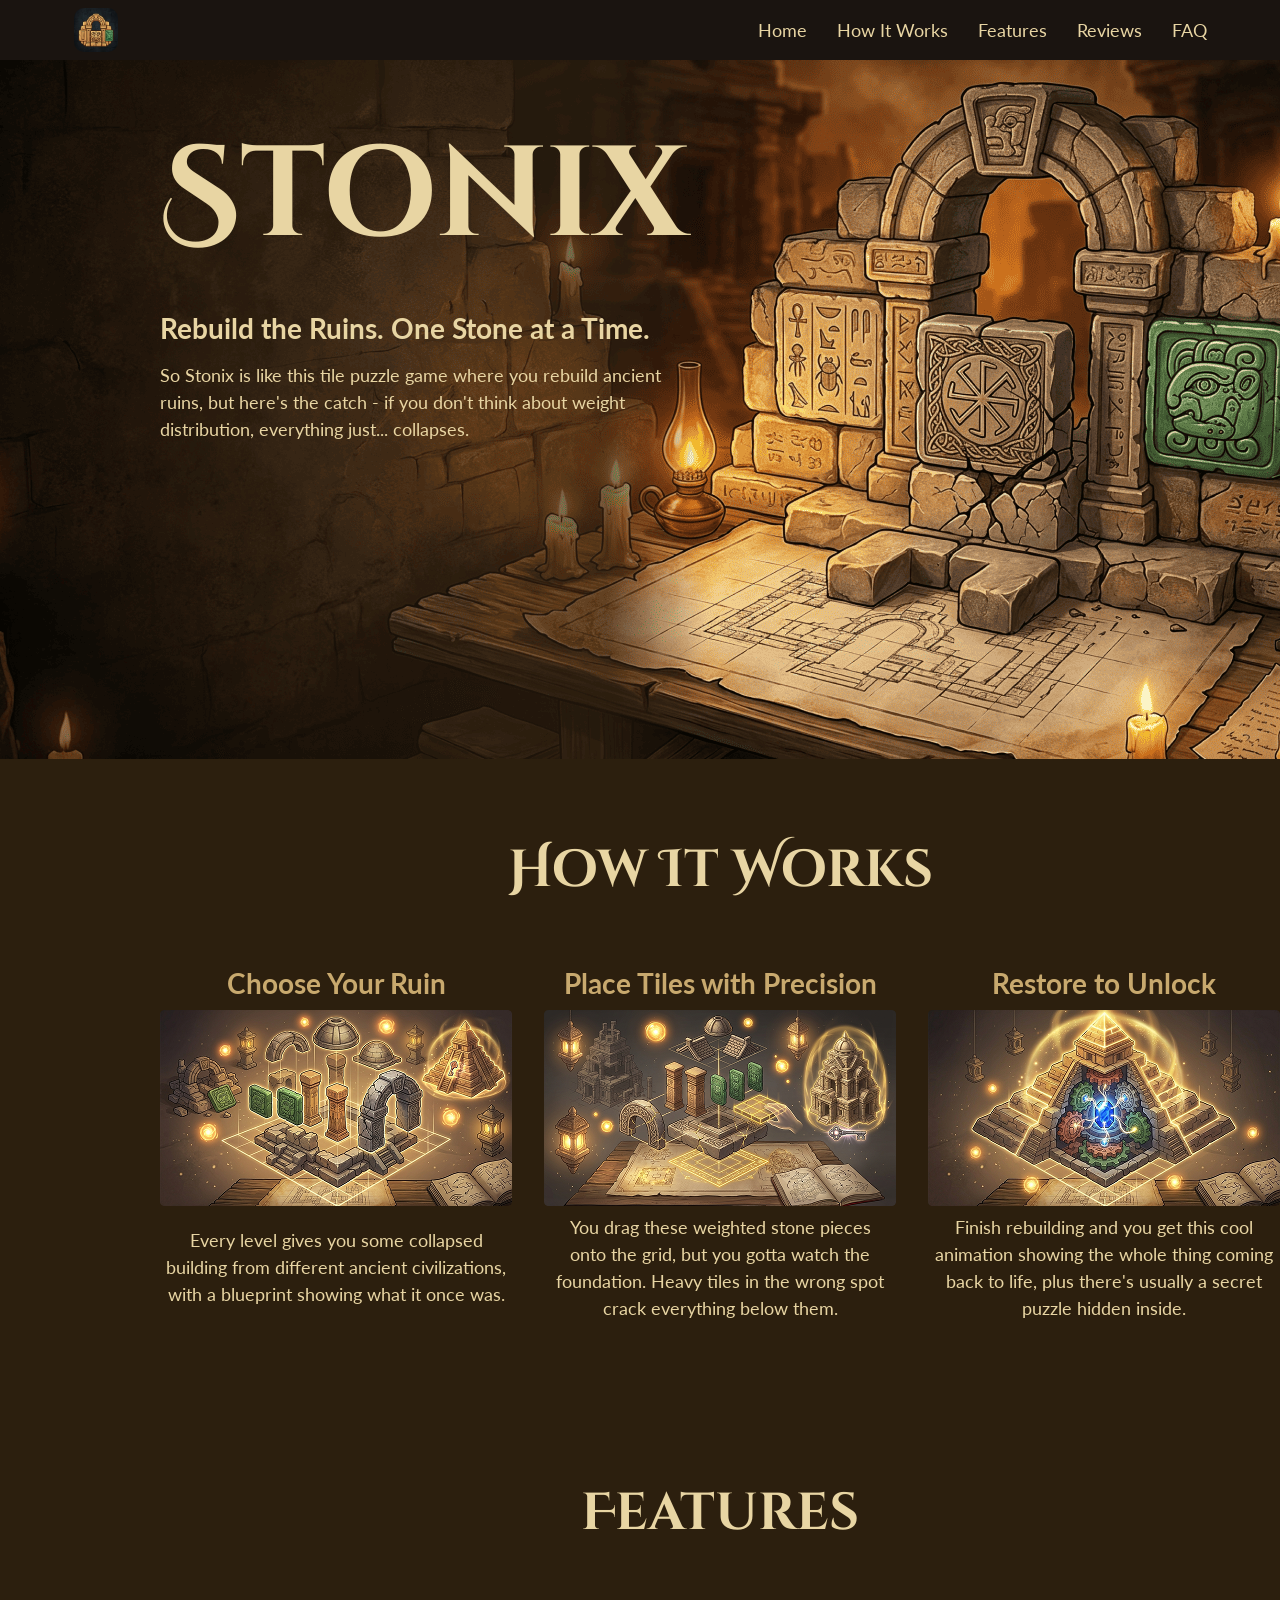
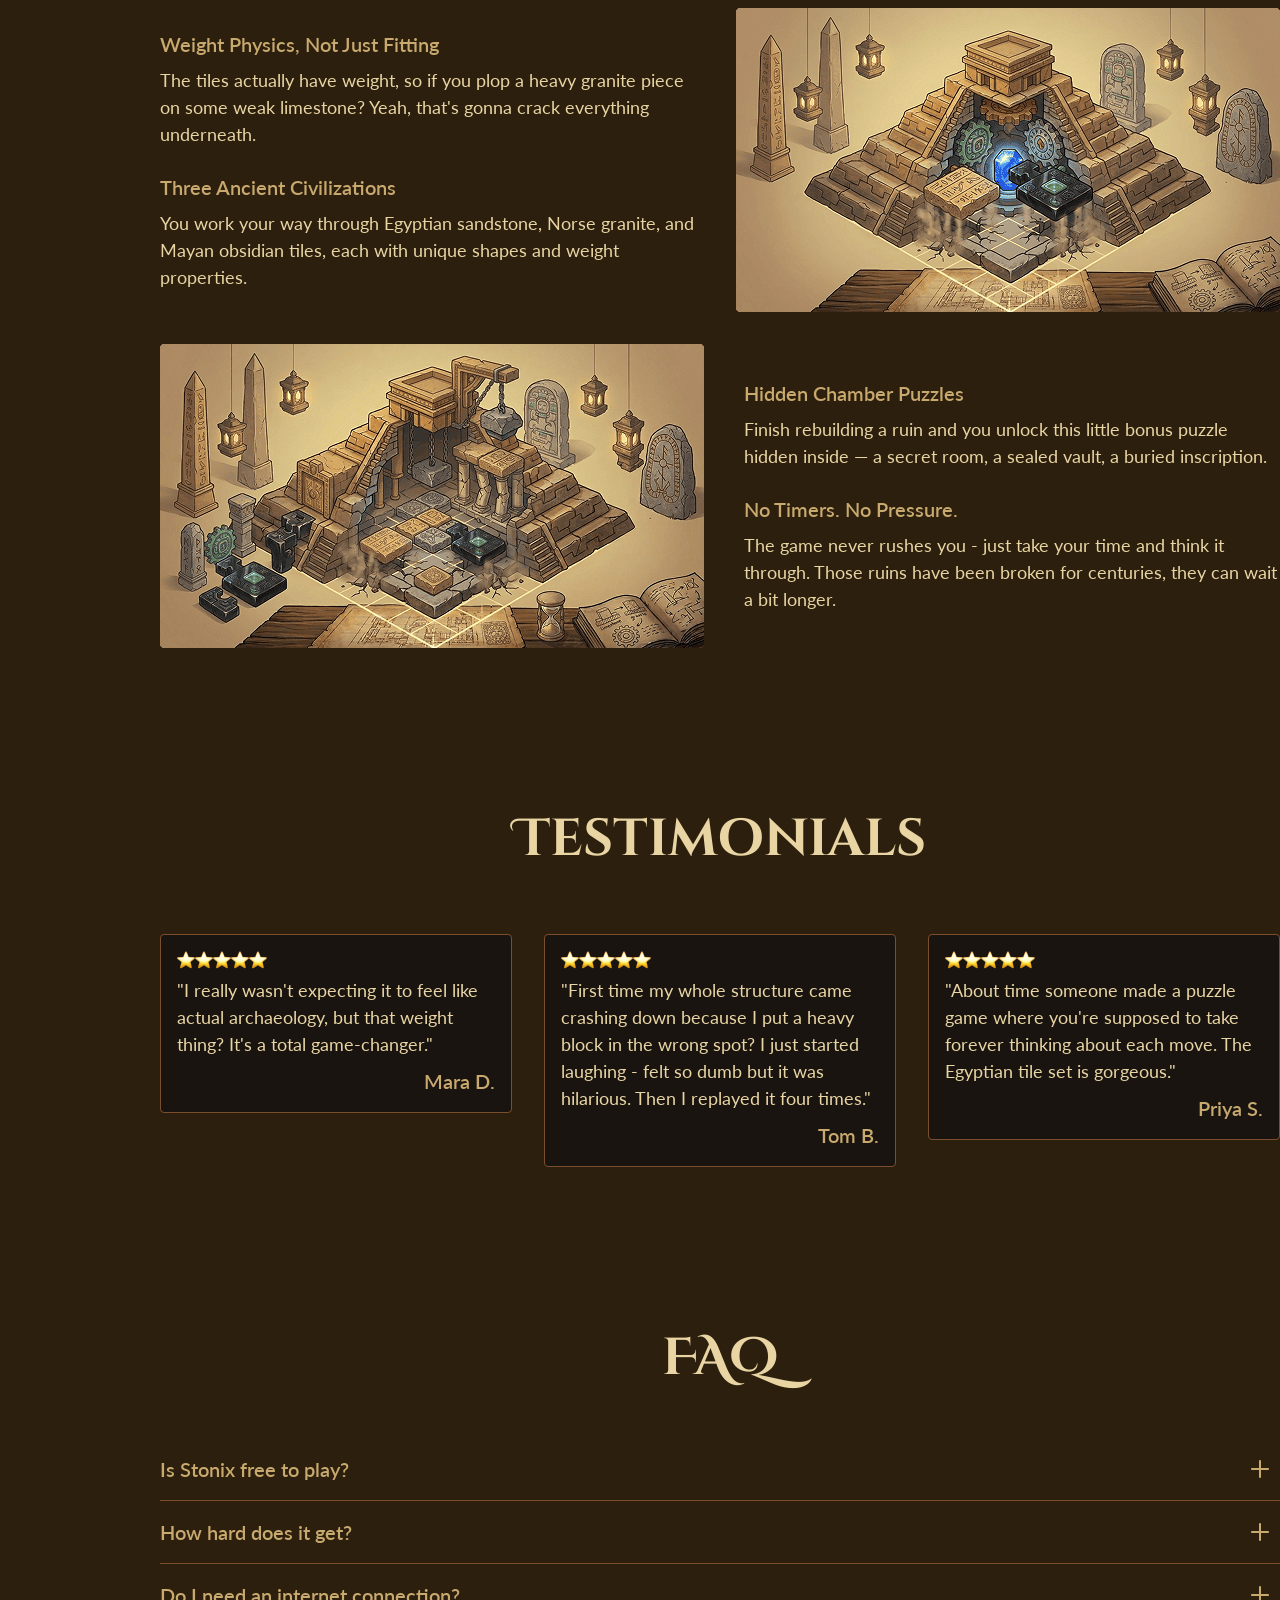
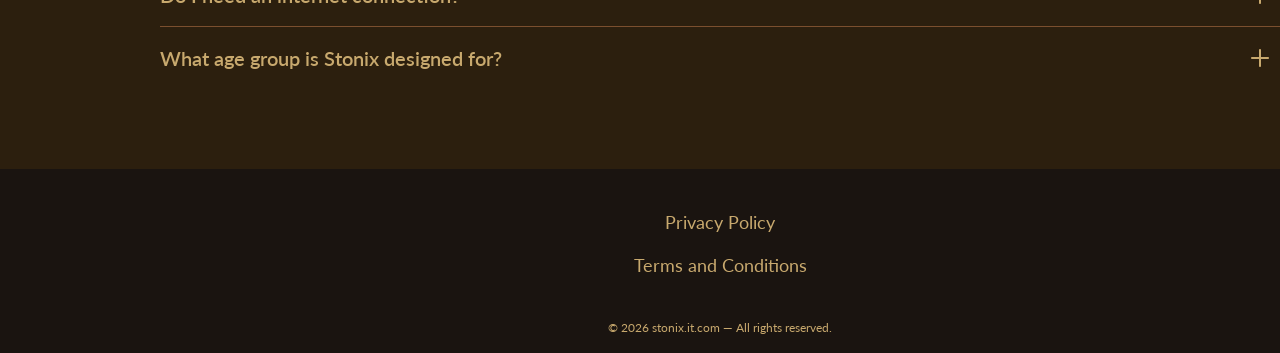
<file: index.html>
<!doctype html>
<html lang="en">
  <head>
    <meta charset="UTF-8" />
    <meta name="viewport" content="width=device-width, initial-scale=1.0" />
    <meta name="description" content="" />
    <title>Stonix</title>
    <link rel="icon" href="img/500x500.png" />

    <link rel="stylesheet" type="text/css" href="slick/slick.css" />
    <link rel="stylesheet" href="css/main.css" />
  </head>

  <body>
    <header class="p-l-header">
      <div class="p-l-header-background"></div>
      <nav class="p-l-navigation">
        <ul class="p-l-navigation-list">
          <li class="p-l-navigation-item">
            <a href="/">
              <img
                class="p-l-title-img p-l-navigation-img"
                alt="logo"
                src="img/500x500.png"
                style="width: 44px; height: 44px; border-radius: 10px"
              />
            </a>
          </li>
          <li class="p-l-navigation-item">
            <a href="/" class="p-l-navigation-link">Home</a>
          </li>
          <li class="p-l-navigation-item">
            <a href="/#why" class="p-l-navigation-link">How It Works</a>
          </li>
          <li class="p-l-navigation-item">
            <a href="/#about" class="p-l-navigation-link">Features</a>
          </li>

          <li class="p-l-navigation-item">
            <a href="/#reviews" class="p-l-navigation-link">Reviews</a>
          </li>
          <li class="p-l-navigation-item">
            <a href="/#faq" class="p-l-navigation-link">FAQ</a>
          </li>
        </ul>

        <div class="p-l-header-button-wrapper">
          <a href="/" class="p-l-policy-terms-header-icon-menu">
            <img
              href="/"
              class="p-l-title-img"
              alt="logo"
              src="img/500x500.png"
              style="width: 44px; height: 44px; border-radius: 10px"
            />
          </a>

          <button type="button" class="p-l-header-icon-button" data-menu-button>
            <svg
              class="p-l-header-icon p-l-header-icon-menu"
              width="64"
              height="64"
              viewBox="0 0 64 64"
              fill="none"
              xmlns="http://www.w3.org/2000/svg"
            >
              <path
                d="M44 40L20 40"
                stroke="#E8D5A3"
                stroke-width="2"
                stroke-linecap="round"
              />
              <path
                d="M44 32L20 32"
                stroke="#E8D5A3"
                stroke-width="2"
                stroke-linecap="round"
              />
              <path
                d="M44 24L20 24"
                stroke="#E8D5A3"
                stroke-width="2"
                stroke-linecap="round"
              />
            </svg>

            <svg
              class="p-l-header-icon p-l-header-icon-close"
              width="64"
              height="64"
              viewBox="0 0 64 64"
              fill="none"
              xmlns="http://www.w3.org/2000/svg"
            >
              <path
                d="M44 40L20 40"
                stroke="#E8D5A3"
                stroke-width="2"
                stroke-linecap="round"
              />
              <path
                d="M44 32L20 32"
                stroke="#E8D5A3"
                stroke-width="2"
                stroke-linecap="round"
              />
              <path
                d="M44 24L20 24"
                stroke="#E8D5A3"
                stroke-width="2"
                stroke-linecap="round"
              />
            </svg>
          </button>
        </div>
      </nav>
    </header>

    <main>
      <section class="p-l-home" id="home">
        <div class="p-l-home-container">
          <div class="p-l-home-container-top">
            <h1 class="p-l-home-title">Stonix</h1>
            <p class="p-l-home-text">Rebuild the Ruins. One Stone at a Time.</p>
            <p class="p-l-home-text-two">
              So Stonix is like this tile puzzle game where you rebuild ancient
              ruins, but here's the catch - if you don't think about weight
              distribution, everything just... collapses.
            </p>
          </div>
        </div>
      </section>
      <article class="p-l-why" id="why">
        <span style="display: none"
          >Generated: 2026-06-77, Hash: p-l-qk-p-l-39fd7x</span
        >

        <div class="p-l-why-container">
          <h2 class="p-l-about-title">How It Works</h2>
          <dl class="p-l-why-list">
            <div class="p-l-why-item">
              <dt class="p-l-why-text">Choose Your Ruin</dt>
              <img class="p-l-why-text-bold" src="/img/2 (1).png" alt="" />

              <dd class="p-l-why-text-two">
                Every level gives you some collapsed building from different
                ancient civilizations, with a blueprint showing what it once
                was.
              </dd>
            </div>
            <div class="p-l-why-item">
              <dt class="p-l-why-text">Place Tiles with Precision</dt>
              <img class="p-l-why-text-bold" src="/img/2 (2).png" alt="" />

              <dd class="p-l-why-text-two">
                You drag these weighted stone pieces onto the grid, but you
                gotta watch the foundation. Heavy tiles in the wrong spot crack
                everything below them.
              </dd>
            </div>
            <div class="p-l-why-item">
              <dt class="p-l-why-text">Restore to Unlock</dt>
              <img class="p-l-why-text-bold" src="/img/2 (3).png" alt="" />

              <dd class="p-l-why-text-two">
                Finish rebuilding and you get this cool animation showing the
                whole thing coming back to life, plus there's usually a secret
                puzzle hidden inside.
              </dd>
            </div>
          </dl>
        </div>
      </article>
      <section class="p-l-about" id="about">
        <div class="p-l-about-container">
          <h2 class="p-l-about-title">Features</h2>
          <ul class="p-l-about-list">
            <li class="p-l-about-item">
              <p class="p-l-about-text">Weight Physics, Not Just Fitting</p>
              <p class="p-l-about-text-bold">
                The tiles actually have weight, so if you plop a heavy granite
                piece on some weak limestone? Yeah, that's gonna crack
                everything underneath.
              </p>
            </li>
            <li class="p-l-about-item">
              <p class="p-l-about-text">Three Ancient Civilizations</p>
              <p class="p-l-about-text-bold">
                You work your way through Egyptian sandstone, Norse granite, and
                Mayan obsidian tiles, each with unique shapes and weight
                properties.
              </p>
            </li>
          </ul>
          <ul class="p-l-about-list p-l-about-list-two">
            <li class="p-l-about-item">
              <p class="p-l-about-text">Hidden Chamber Puzzles</p>
              <p class="p-l-about-text-bold">
                Finish rebuilding a ruin and you unlock this little bonus puzzle
                hidden inside — a secret room, a sealed vault, a buried
                inscription.
              </p>
            </li>
            <li class="p-l-about-item">
              <p class="p-l-about-text">No Timers. No Pressure.</p>
              <p class="p-l-about-text-bold">
                The game never rushes you - just take your time and think it
                through. Those ruins have been broken for centuries, they can
                wait a bit longer.
              </p>
            </li>
          </ul>
        </div>
      </section>
      <section class="p-l-reviews" id="reviews">
        <div class="p-l-reviews-container">
          <h2 class="p-l-about-title">Testimonials</h2>
          <div class="p-l-reviews-list">
            <div class="p-l-reviews-item">
              <figure>
                <img
                  class="p-l-reviews-img"
                  src="/img/Rating.png"
                  alt="stars"
                />
              </figure>

              <p class="p-l-reviews-text-bold">
                "I really wasn't expecting it to feel like actual archaeology,
                but that weight thing? It's a total game-changer."
              </p>

              <p class="p-l-reviews-text">Mara D.</p>
            </div>
            <div class="p-l-reviews-item">
              <figure>
                <img
                  class="p-l-reviews-img"
                  src="/img/Rating.png"
                  alt="stars"
                />
              </figure>

              <p class="p-l-reviews-text-bold">
                "First time my whole structure came crashing down because I put
                a heavy block in the wrong spot? I just started laughing - felt
                so dumb but it was hilarious. Then I replayed it four times."
              </p>

              <p class="p-l-reviews-text">Tom B.</p>
            </div>
            <div class="p-l-reviews-item">
              <figure>
                <img
                  class="p-l-reviews-img"
                  src="/img/Rating.png"
                  alt="stars"
                />
              </figure>

              <p class="p-l-reviews-text-bold">
                "About time someone made a puzzle game where you're supposed to
                take forever thinking about each move. The Egyptian tile set is
                gorgeous."
              </p>

              <p class="p-l-reviews-text">Priya S.</p>
            </div>
          </div>
        </div>
      </section>
      <section class="p-l-faq" id="faq">
        <div class="p-l-faq-container">
          <h2 class="p-l-about-title">FAQ</h2>
          <ul class="p-l-faq-list">
            <li class="p-l-faq-item">
              <div class="p-l-faq-question" onclick="toggleAnswer(this)">
                <span>Is Stonix free to play?</span>
                <button class="p-l-toggle-button">
                  <img src="/img/1 (1).png" alt="Toggle" />
                </button>
              </div>
              <div class="p-l-faq-answer">
                Stonix is free to download with full access to the first
                civilization. Egyptian, Norse, and Mayan tile sets are available
                as one-time unlocks — no subscriptions, no energy bars.
              </div>
            </li>
            <li class="p-l-faq-item">
              <div class="p-l-faq-question" onclick="toggleAnswer(this)">
                <span>How hard does it get?</span>
                <button class="p-l-toggle-button">
                  <img src="/img/1 (1).png" alt="Toggle" />
                </button>
              </div>
              <div class="p-l-faq-answer">
                It starts pretty easy - just learning how the weight stuff
                works. But by the time you hit the Mayan levels? You're trying
                to keep three different layers from collapsing at once.
              </div>
            </li>
            <li class="p-l-faq-item">
              <div class="p-l-faq-question" onclick="toggleAnswer(this)">
                <span>Do I need an internet connection?</span>
                <button class="p-l-toggle-button">
                  <img src="/img/1 (1).png" alt="Toggle" />
                </button>
              </div>
              <div class="p-l-faq-answer">
                No — all puzzles run fully offline. Progress syncs to the cloud
                when you reconnect.
              </div>
            </li>
            <li class="p-l-faq-item" style="border: none">
              <div class="p-l-faq-question" onclick="toggleAnswer(this)">
                <span>What age group is Stonix designed for?</span>
                <button class="p-l-toggle-button">
                  <img src="/img/1 (1).png" alt="Toggle" />
                </button>
              </div>
              <div class="p-l-faq-answer">
                The core mechanics suit players 10 and up, but the deeper
                structural puzzles are built to challenge adult minds.
              </div>
            </li>
          </ul>
        </div>
      </section>
    </main>
    <footer class="p-l-footer" style="margin: auto; background: #1a1410">
      <div class="p-l-footer-container">
        <div class="p-l-footer-wrapper">
          <a class="p-l-footer-text" href="/policy.html">Privacy Policy</a>
          <a class="p-l-footer-text" href="/terms.html"
            >Terms and Conditions
          </a>
        </div>
        <p class="p-l-footer-copyright">
          © 2026 stonix.it.com — All rights reserved.
        </p>
      </div>
    </footer>
    <script src="js/mobile-menu.js"></script>
    <script src="js/jquery-loc-p-l-0.js"></script>
    <script type="text/javascript" src="slick/slick.min.js"></script>
    <script src="js/slick.js"></script>
  </body>
</html>
</file>
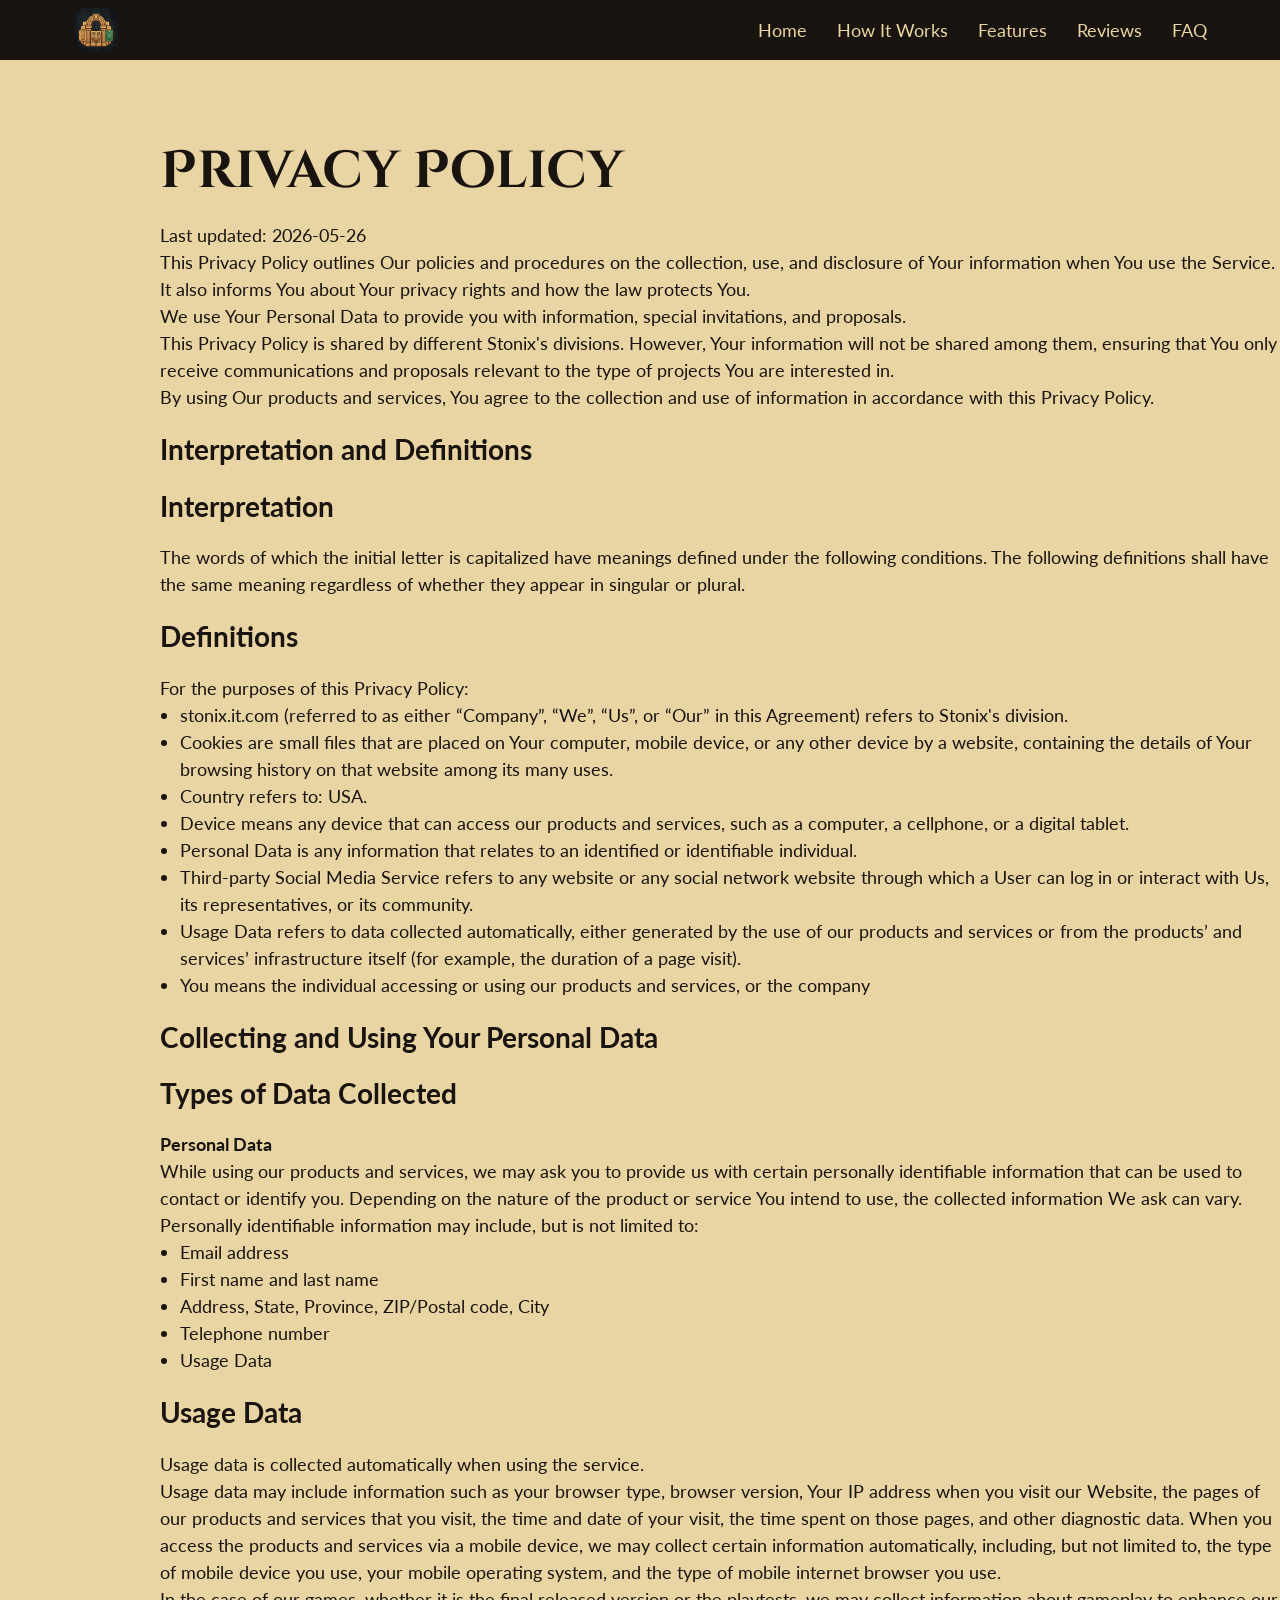
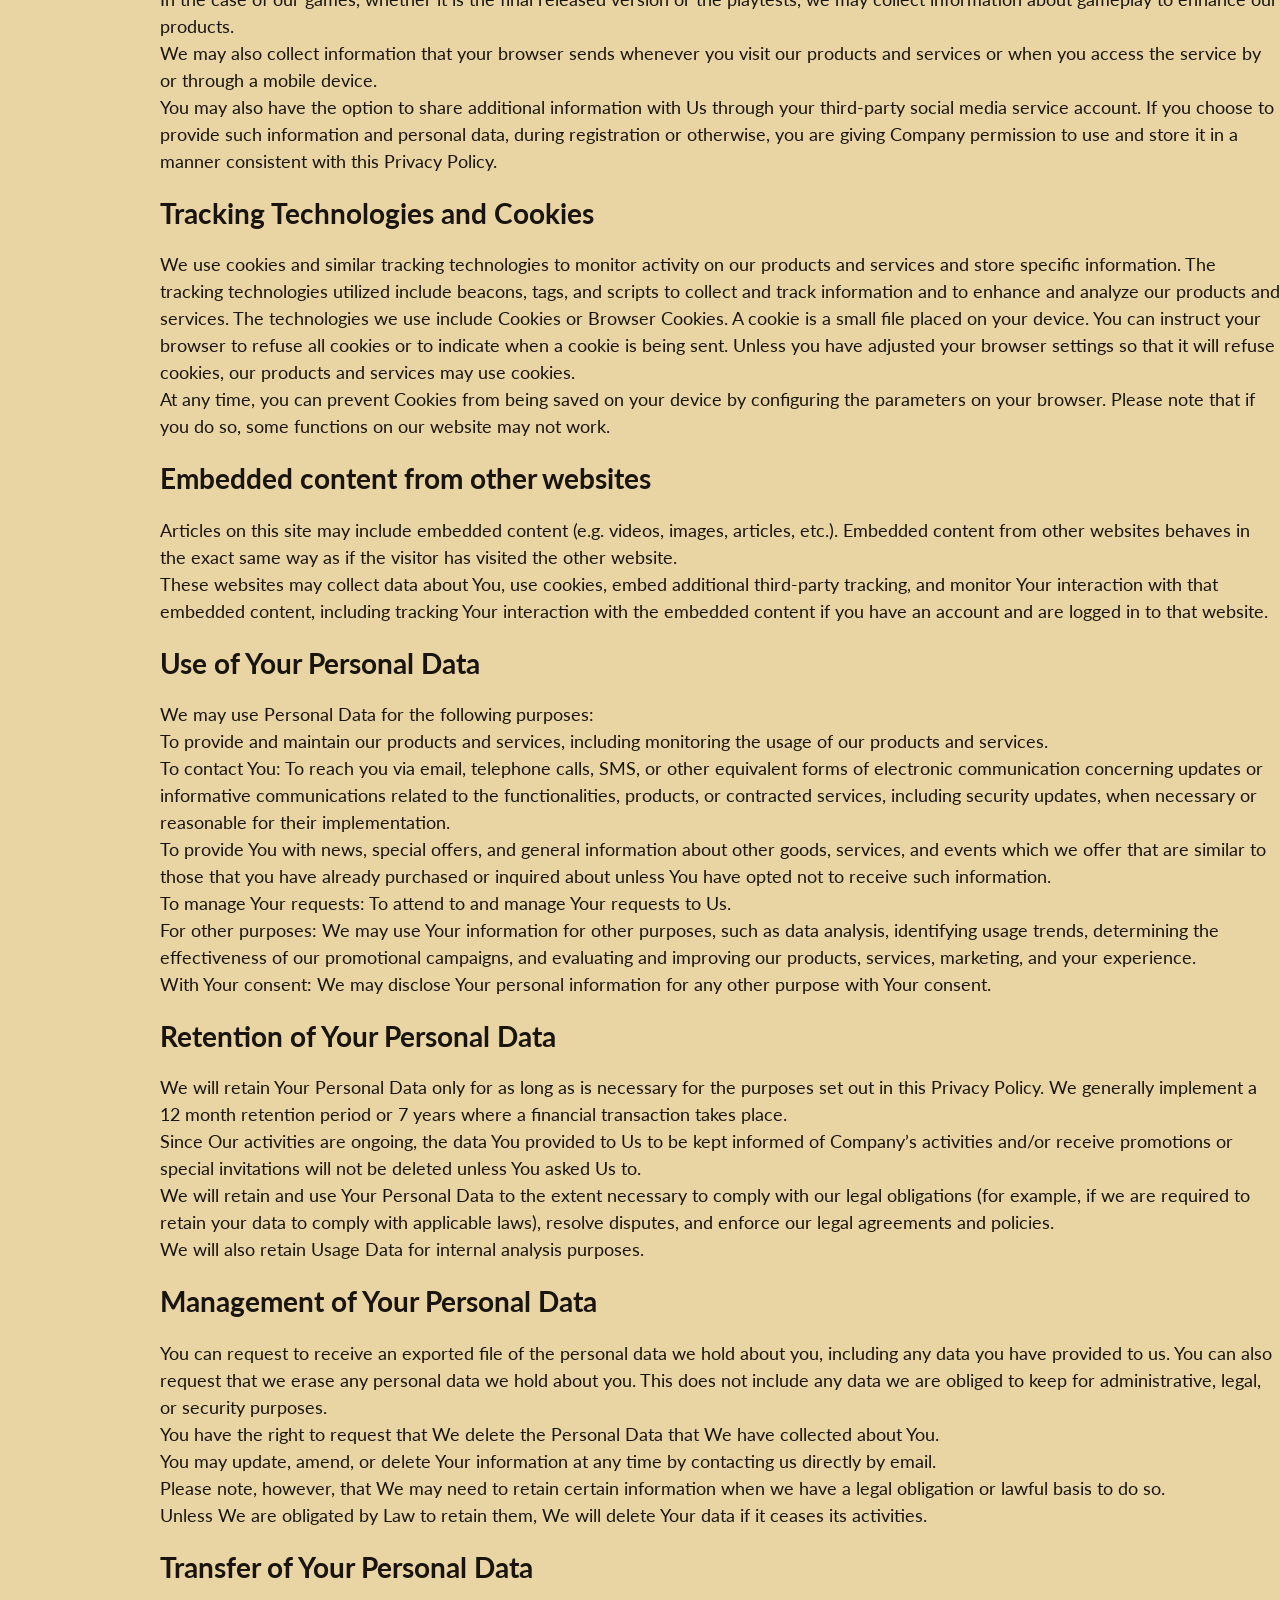
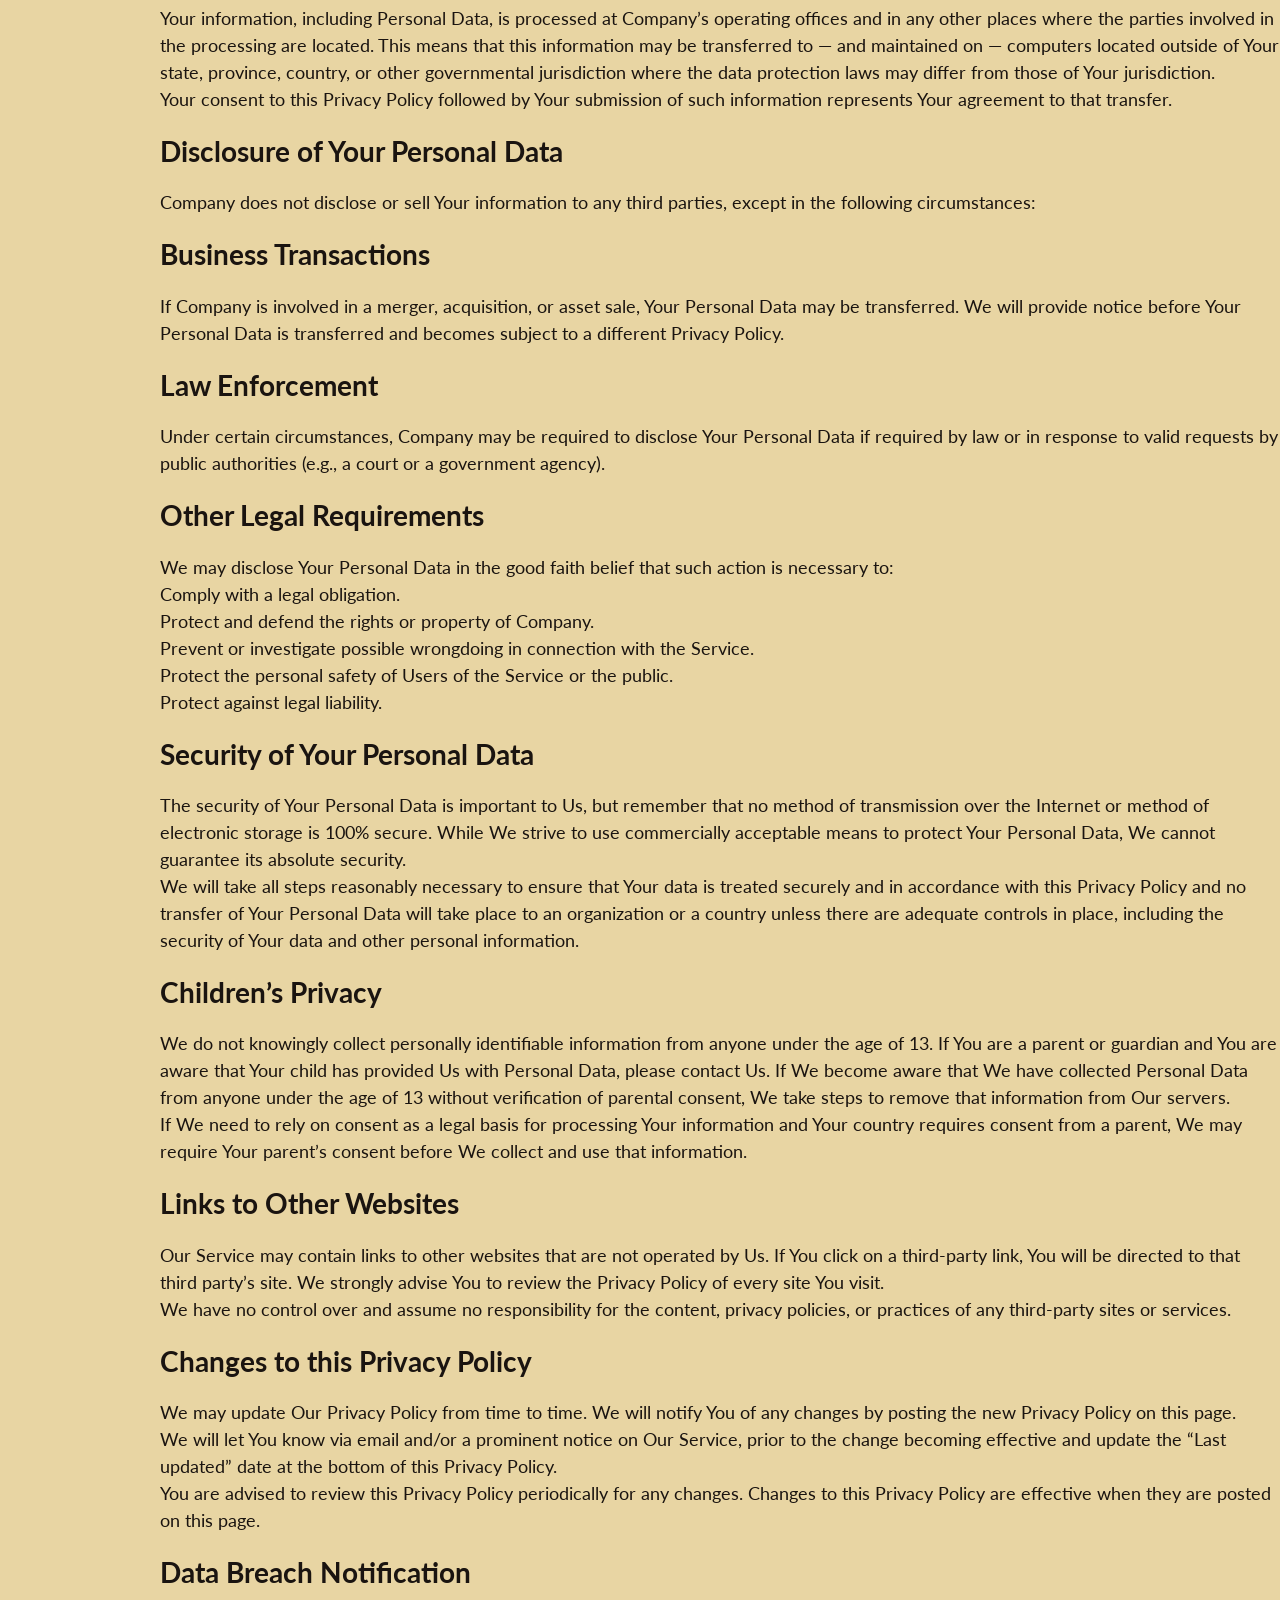
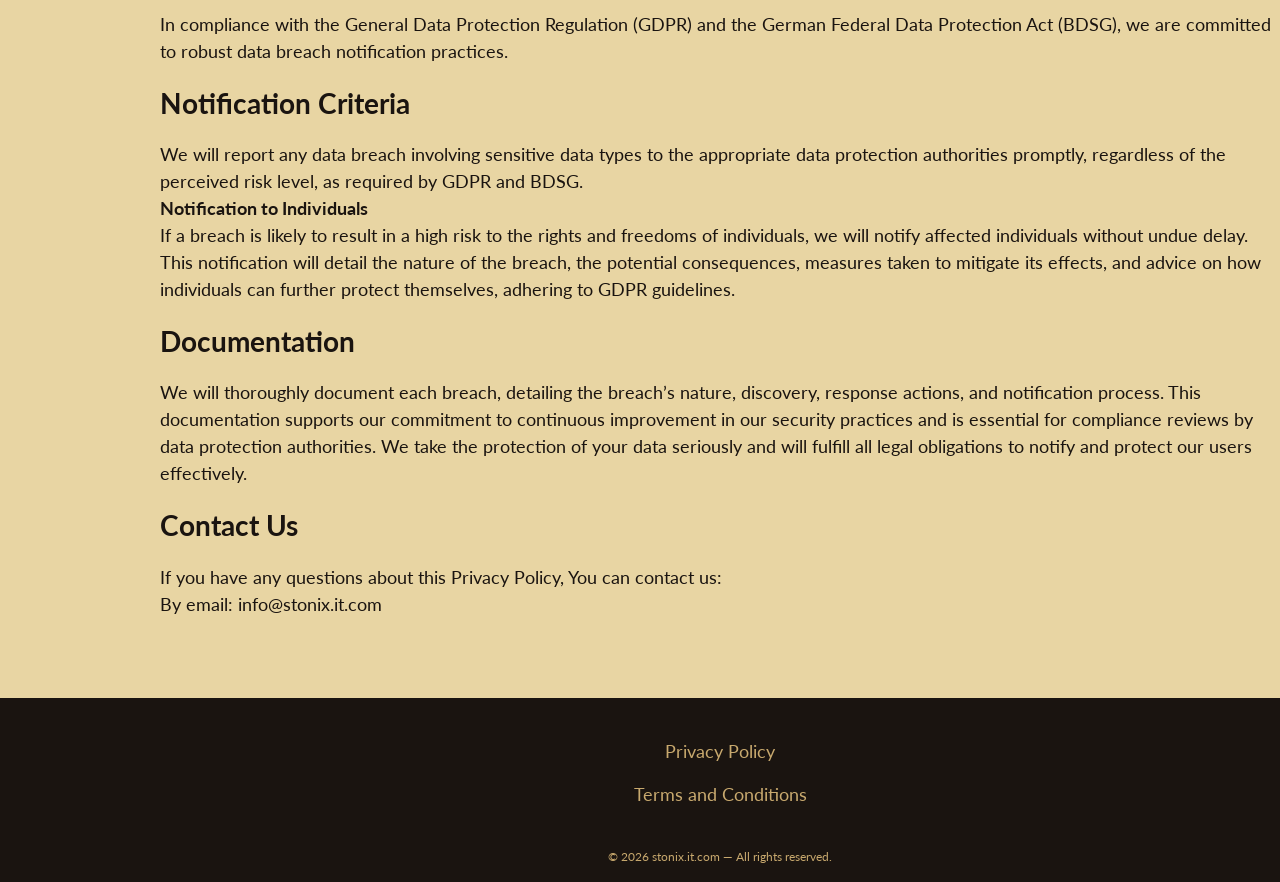
<file: policy.html>
<!doctype html>
<html lang="en">
  <head>
    <meta charset="UTF-8" />
    <meta name="viewport" content="width=device-width, initial-scale=1.0" />

    <title>Privacy Policy</title>
    <link rel="icon" href="img/500x500.png" />

    <link rel="stylesheet" type="text/css" href="slick/slick.css" />
    <link rel="stylesheet" href="css/main.css" />
  </head>

  <body>
    <header class="p-l-header">
      <div class="p-l-header-background"></div>
      <nav class="p-l-navigation">
        <ul class="p-l-navigation-list">
          <li class="p-l-navigation-item">
            <a href="/">
              <img
                class="p-l-title-img p-l-navigation-img"
                alt="logo"
                src="img/500x500.png"
                style="width: 44px; height: 44px; border-radius: 10px"
              />
            </a>
          </li>
          <li class="p-l-navigation-item">
            <a href="/" class="p-l-navigation-link">Home</a>
          </li>
          <li class="p-l-navigation-item">
            <a href="/#why" class="p-l-navigation-link">How It Works</a>
          </li>
          <li class="p-l-navigation-item">
            <a href="/#about" class="p-l-navigation-link">Features</a>
          </li>

          <li class="p-l-navigation-item">
            <a href="/#reviews" class="p-l-navigation-link">Reviews</a>
          </li>
          <li class="p-l-navigation-item">
            <a href="/#faq" class="p-l-navigation-link">FAQ</a>
          </li>
        </ul>

        <div class="p-l-header-button-wrapper">
          <a href="/" class="p-l-policy-terms-header-icon-menu">
            <img
              href="/"
              class="p-l-title-img"
              alt="logo"
              src="img/500x500.png"
              style="width: 44px; height: 44px; border-radius: 10px"
            />
          </a>

          <button type="button" class="p-l-header-icon-button" data-menu-button>
            <svg
              class="p-l-header-icon p-l-header-icon-menu"
              width="64"
              height="64"
              viewBox="0 0 64 64"
              fill="none"
              xmlns="http://www.w3.org/2000/svg"
            >
              <path
                d="M44 40L20 40"
                stroke="#E8D5A3"
                stroke-width="2"
                stroke-linecap="round"
              />
              <path
                d="M44 32L20 32"
                stroke="#E8D5A3"
                stroke-width="2"
                stroke-linecap="round"
              />
              <path
                d="M44 24L20 24"
                stroke="#E8D5A3"
                stroke-width="2"
                stroke-linecap="round"
              />
            </svg>

            <svg
              class="p-l-header-icon p-l-header-icon-close"
              width="64"
              height="64"
              viewBox="0 0 64 64"
              fill="none"
              xmlns="http://www.w3.org/2000/svg"
            >
              <path
                d="M44 40L20 40"
                stroke="#E8D5A3"
                stroke-width="2"
                stroke-linecap="round"
              />
              <path
                d="M44 32L20 32"
                stroke="#E8D5A3"
                stroke-width="2"
                stroke-linecap="round"
              />
              <path
                d="M44 24L20 24"
                stroke="#E8D5A3"
                stroke-width="2"
                stroke-linecap="round"
              />
            </svg>
          </button>
        </div>
      </nav>
    </header>
    <main style="background: #e8d5a3">
      <div class="p-l-policy-terms-container">
        <h1>Privacy Policy</h1>
        <p>Last updated: <span class="date">2026-05-26</span></p>

        <p>
          This Privacy Policy outlines Our policies and procedures on the
          collection, use, and disclosure of Your information when You use the
          Service. It also informs You about Your privacy rights and how the law
          protects You.
        </p>

        <p>
          We use Your Personal Data to provide you with information, special
          invitations, and proposals.
        </p>

        <p>
          This Privacy Policy is shared by different
          <span class="name">Stonix's</span> divisions. However, Your
          information will not be shared among them, ensuring that You only
          receive communications and proposals relevant to the type of projects
          You are interested in.
        </p>

        <p>
          By using Our products and services, You agree to the collection and
          use of information in accordance with this Privacy Policy.
        </p>

        <h2>Interpretation and Definitions</h2>

        <h3><strong>Interpretation</strong></h3>

        <p>
          The words of which the initial letter is capitalized have meanings
          defined under the following conditions. The following definitions
          shall have the same meaning regardless of whether they appear in
          singular or plural.
        </p>

        <h3><strong>Definitions</strong></h3>

        <p>For the purposes of this Privacy Policy:</p>

        <ul>
          <li>
            <span class="app-domain">stonix.it.com</span> (referred to as either
            “Company”, “We”, “Us”, or “Our” in this Agreement) refers to
            <span class="name">Stonix's</span> division.
          </li>

          <li>
            Cookies are small files that are placed on Your computer, mobile
            device, or any other device by a website, containing the details of
            Your browsing history on that website among its many uses.
          </li>

          <li>Country refers to: USA.</li>

          <li>
            Device means any device that can access our products and services,
            such as a computer, a cellphone, or a digital tablet.
          </li>

          <li>
            Personal Data is any information that relates to an identified or
            identifiable individual.
          </li>

          <li>
            Third-party Social Media Service refers to any website or any social
            network website through which a User can log in or interact with Us,
            its representatives, or its community.
          </li>

          <li>
            Usage Data refers to data collected automatically, either generated
            by the use of our products and services or from the products’ and
            services’ infrastructure itself (for example, the duration of a page
            visit).
          </li>

          <li>
            You means the individual accessing or using our products and
            services, or the company
          </li>
        </ul>

        <h2>Collecting and Using Your Personal Data</h2>

        <h3>
          <strong>Types of Data Collected</strong>
        </h3>

        <p><strong>Personal Data</strong></p>

        <p>
          While using our products and services, we may ask you to provide us
          with certain personally identifiable information that can be used to
          contact or identify you. Depending on the nature of the product or
          service You intend to use, the collected information We ask can vary.
          Personally identifiable information may include, but is not limited
          to:
        </p>

        <ul>
          <li>Email address</li>

          <li>First name and last name</li>

          <li>Address, State, Province, ZIP/Postal code, City</li>

          <li>Telephone number</li>

          <li>Usage Data</li>
        </ul>

        <h2>Usage Data</h2>

        <p>Usage data is collected automatically when using the service.</p>

        <p>
          Usage data may include information such as your browser type, browser
          version, Your IP address when you visit our Website, the pages of our
          products and services that you visit, the time and date of your visit,
          the time spent on those pages, and other diagnostic data. When you
          access the products and services via a mobile device, we may collect
          certain information automatically, including, but not limited to, the
          type of mobile device you use, your mobile operating system, and the
          type of mobile internet browser you use.
        </p>

        <p>
          In the case of our games, whether it is the final released version or
          the playtests, we may collect information about gameplay to enhance
          our products.
        </p>

        <p>
          We may also collect information that your browser sends whenever you
          visit our products and services or when you access the service by or
          through a mobile device.
        </p>

        <p>
          You may also have the option to share additional information with Us
          through your third-party social media service account. If you choose
          to provide such information and personal data, during registration or
          otherwise, you are giving Company permission to use and store it in a
          manner consistent with this Privacy Policy.
        </p>

        <h2>Tracking Technologies and Cookies</h2>

        <p>
          We use cookies and similar tracking technologies to monitor activity
          on our products and services and store specific information. The
          tracking technologies utilized include beacons, tags, and scripts to
          collect and track information and to enhance and analyze our products
          and services. The technologies we use include Cookies or Browser
          Cookies. A cookie is a small file placed on your device. You can
          instruct your browser to refuse all cookies or to indicate when a
          cookie is being sent. Unless you have adjusted your browser settings
          so that it will refuse cookies, our products and services may use
          cookies.
        </p>

        <p>
          At any time, you can prevent Cookies from being saved on your device
          by configuring the parameters on your browser. Please note that if you
          do so, some functions on our website may not work.
        </p>

        <h2>Embedded content from other websites</h2>

        <p>
          Articles on this site may include embedded content (e.g. videos,
          images, articles, etc.). Embedded content from other websites behaves
          in the exact same way as if the visitor has visited the other website.
        </p>

        <p>
          These websites may collect data about You, use cookies, embed
          additional third-party tracking, and monitor Your interaction with
          that embedded content, including tracking Your interaction with the
          embedded content if you have an account and are logged in to that
          website.
        </p>

        <h2>Use of Your Personal Data</h2>

        <p>We may use Personal Data for the following purposes:</p>

        <p>
          To provide and maintain our products and services, including
          monitoring the usage of our products and services.
        </p>

        <p>
          To contact You: To reach you via email, telephone calls, SMS, or other
          equivalent forms of electronic communication concerning updates or
          informative communications related to the functionalities, products,
          or contracted services, including security updates, when necessary or
          reasonable for their implementation.
        </p>

        <p>
          To provide You with news, special offers, and general information
          about other goods, services, and events which we offer that are
          similar to those that you have already purchased or inquired about
          unless You have opted not to receive such information.
        </p>

        <p>
          To manage Your requests: To attend to and manage Your requests to Us.
        </p>

        <p>
          For other purposes: We may use Your information for other purposes,
          such as data analysis, identifying usage trends, determining the
          effectiveness of our promotional campaigns, and evaluating and
          improving our products, services, marketing, and your experience.
        </p>

        <p>
          With Your consent: We may disclose Your personal information for any
          other purpose with Your consent.
        </p>

        <h3>Retention of Your Personal Data</h3>

        <p>
          We will retain Your Personal Data only for as long as is necessary for
          the purposes set out in this Privacy Policy. We generally implement a
          12 month retention period or 7 years where a financial transaction
          takes place.
        </p>

        <p>
          Since Our activities are ongoing, the data You provided to Us to be
          kept informed of Company’s activities and/or receive promotions or
          special invitations will not be deleted unless You asked Us to.
        </p>

        <p>
          We will retain and use Your Personal Data to the extent necessary to
          comply with our legal obligations (for example, if we are required to
          retain your data to comply with applicable laws), resolve disputes,
          and enforce our legal agreements and policies.
        </p>

        <p>We will also retain Usage Data for internal analysis purposes.</p>

        <h3>Management of Your Personal Data</h3>

        <p>
          You can request to receive an exported file of the personal data we
          hold about you, including any data you have provided to us. You can
          also request that we erase any personal data we hold about you. This
          does not include any data we are obliged to keep for administrative,
          legal, or security purposes.
        </p>

        <p>
          You have the right to request that We delete the Personal Data that We
          have collected about You.
        </p>

        <p>
          You may update, amend, or delete Your information at any time by
          contacting us directly by email.
        </p>

        <p>
          Please note, however, that We may need to retain certain information
          when we have a legal obligation or lawful basis to do so.
        </p>

        <p>
          Unless We are obligated by Law to retain them, We will delete Your
          data if it ceases its activities.
        </p>

        <h3>Transfer of Your Personal Data</h3>

        <p>
          Your information, including Personal Data, is processed at Company’s
          operating offices and in any other places where the parties involved
          in the processing are located. This means that this information may be
          transferred to — and maintained on — computers located outside of Your
          state, province, country, or other governmental jurisdiction where the
          data protection laws may differ from those of Your jurisdiction.
        </p>

        <p>
          Your consent to this Privacy Policy followed by Your submission of
          such information represents Your agreement to that transfer.
        </p>

        <h2>Disclosure of Your Personal Data</h2>

        <p>
          Company does not disclose or sell Your information to any third
          parties, except in the following circumstances:
        </p>

        <h2>Business Transactions</h2>

        <p>
          If Company is involved in a merger, acquisition, or asset sale, Your
          Personal Data may be transferred. We will provide notice before Your
          Personal Data is transferred and becomes subject to a different
          Privacy Policy.
        </p>

        <h2>Law Enforcement</h2>

        <p>
          Under certain circumstances, Company may be required to disclose Your
          Personal Data if required by law or in response to valid requests by
          public authorities (e.g., a court or a government agency).
        </p>

        <h2>Other Legal Requirements</h2>

        <p>
          We may disclose Your Personal Data in the good faith belief that such
          action is necessary to:
        </p>

        <p>Comply with a legal obligation.</p>

        <p>Protect and defend the rights or property of Company.</p>

        <p>
          Prevent or investigate possible wrongdoing in connection with the
          Service.
        </p>

        <p>
          Protect the personal safety of Users of the Service or the public.
        </p>

        <p>Protect against legal liability.</p>

        <h2>Security of Your Personal Data</h2>

        <p>
          The security of Your Personal Data is important to Us, but remember
          that no method of transmission over the Internet or method of
          electronic storage is 100% secure. While We strive to use commercially
          acceptable means to protect Your Personal Data, We cannot guarantee
          its absolute security.
        </p>

        <p>
          We will take all steps reasonably necessary to ensure that Your data
          is treated securely and in accordance with this Privacy Policy and no
          transfer of Your Personal Data will take place to an organization or a
          country unless there are adequate controls in place, including the
          security of Your data and other personal information.
        </p>

        <h2>Children’s Privacy</h2>

        <p>
          We do not knowingly collect personally identifiable information from
          anyone under the age of 13. If You are a parent or guardian and You
          are aware that Your child has provided Us with Personal Data, please
          contact Us. If We become aware that We have collected Personal Data
          from anyone under the age of 13 without verification of parental
          consent, We take steps to remove that information from Our servers.
        </p>

        <p>
          If We need to rely on consent as a legal basis for processing Your
          information and Your country requires consent from a parent, We may
          require Your parent’s consent before We collect and use that
          information.
        </p>

        <h2>Links to Other Websites</h2>

        <p>
          Our Service may contain links to other websites that are not operated
          by Us. If You click on a third-party link, You will be directed to
          that third party’s site. We strongly advise You to review the Privacy
          Policy of every site You visit.
        </p>

        <p>
          We have no control over and assume no responsibility for the content,
          privacy policies, or practices of any third-party sites or services.
        </p>

        <h2>Changes to this Privacy Policy</h2>

        <p>
          We may update Our Privacy Policy from time to time. We will notify You
          of any changes by posting the new Privacy Policy on this page.
        </p>

        <p>
          We will let You know via email and/or a prominent notice on Our
          Service, prior to the change becoming effective and update the “Last
          updated” date at the bottom of this Privacy Policy.
        </p>

        <p>
          You are advised to review this Privacy Policy periodically for any
          changes. Changes to this Privacy Policy are effective when they are
          posted on this page.
        </p>

        <h2>Data Breach Notification</h2>

        <p>
          In compliance with the General Data Protection Regulation (GDPR) and
          the German Federal Data Protection Act (BDSG), we are committed to
          robust data breach notification practices.
        </p>

        <h2>Notification Criteria</h2>

        <p>
          We will report any data breach involving sensitive data types to the
          appropriate data protection authorities promptly, regardless of the
          perceived risk level, as required by GDPR and BDSG.
        </p>

        <h4>Notification to Individuals</h4>

        <p>
          If a breach is likely to result in a high risk to the rights and
          freedoms of individuals, we will notify affected individuals without
          undue delay. This notification will detail the nature of the breach,
          the potential consequences, measures taken to mitigate its effects,
          and advice on how individuals can further protect themselves, adhering
          to GDPR guidelines.
        </p>

        <h2>Documentation</h2>

        <p>
          We will thoroughly document each breach, detailing the breach’s
          nature, discovery, response actions, and notification process. This
          documentation supports our commitment to continuous improvement in our
          security practices and is essential for compliance reviews by data
          protection authorities. We take the protection of your data seriously
          and will fulfill all legal obligations to notify and protect our users
          effectively.
        </p>

        <h2>Contact Us</h2>

        <p>
          If you have any questions about this Privacy Policy, You can contact
          us:
        </p>

        <p>By email: <span class="domain">info@stonix.it.com</span></p>
      </div>
    </main>

    <footer class="p-l-footer" style="margin: auto; background: #1a1410">
      <div class="p-l-footer-container">
        <div class="p-l-footer-wrapper">
          <a class="p-l-footer-text" href="/policy.html">Privacy Policy</a>
          <a class="p-l-footer-text" href="/terms.html"
            >Terms and Conditions
          </a>
        </div>
        <p class="p-l-footer-copyright">
          © 2026 stonix.it.com — All rights reserved.
        </p>
      </div>
    </footer>
    <script src="js/mobile-menu.js"></script>
  </body>
</html>
</file>
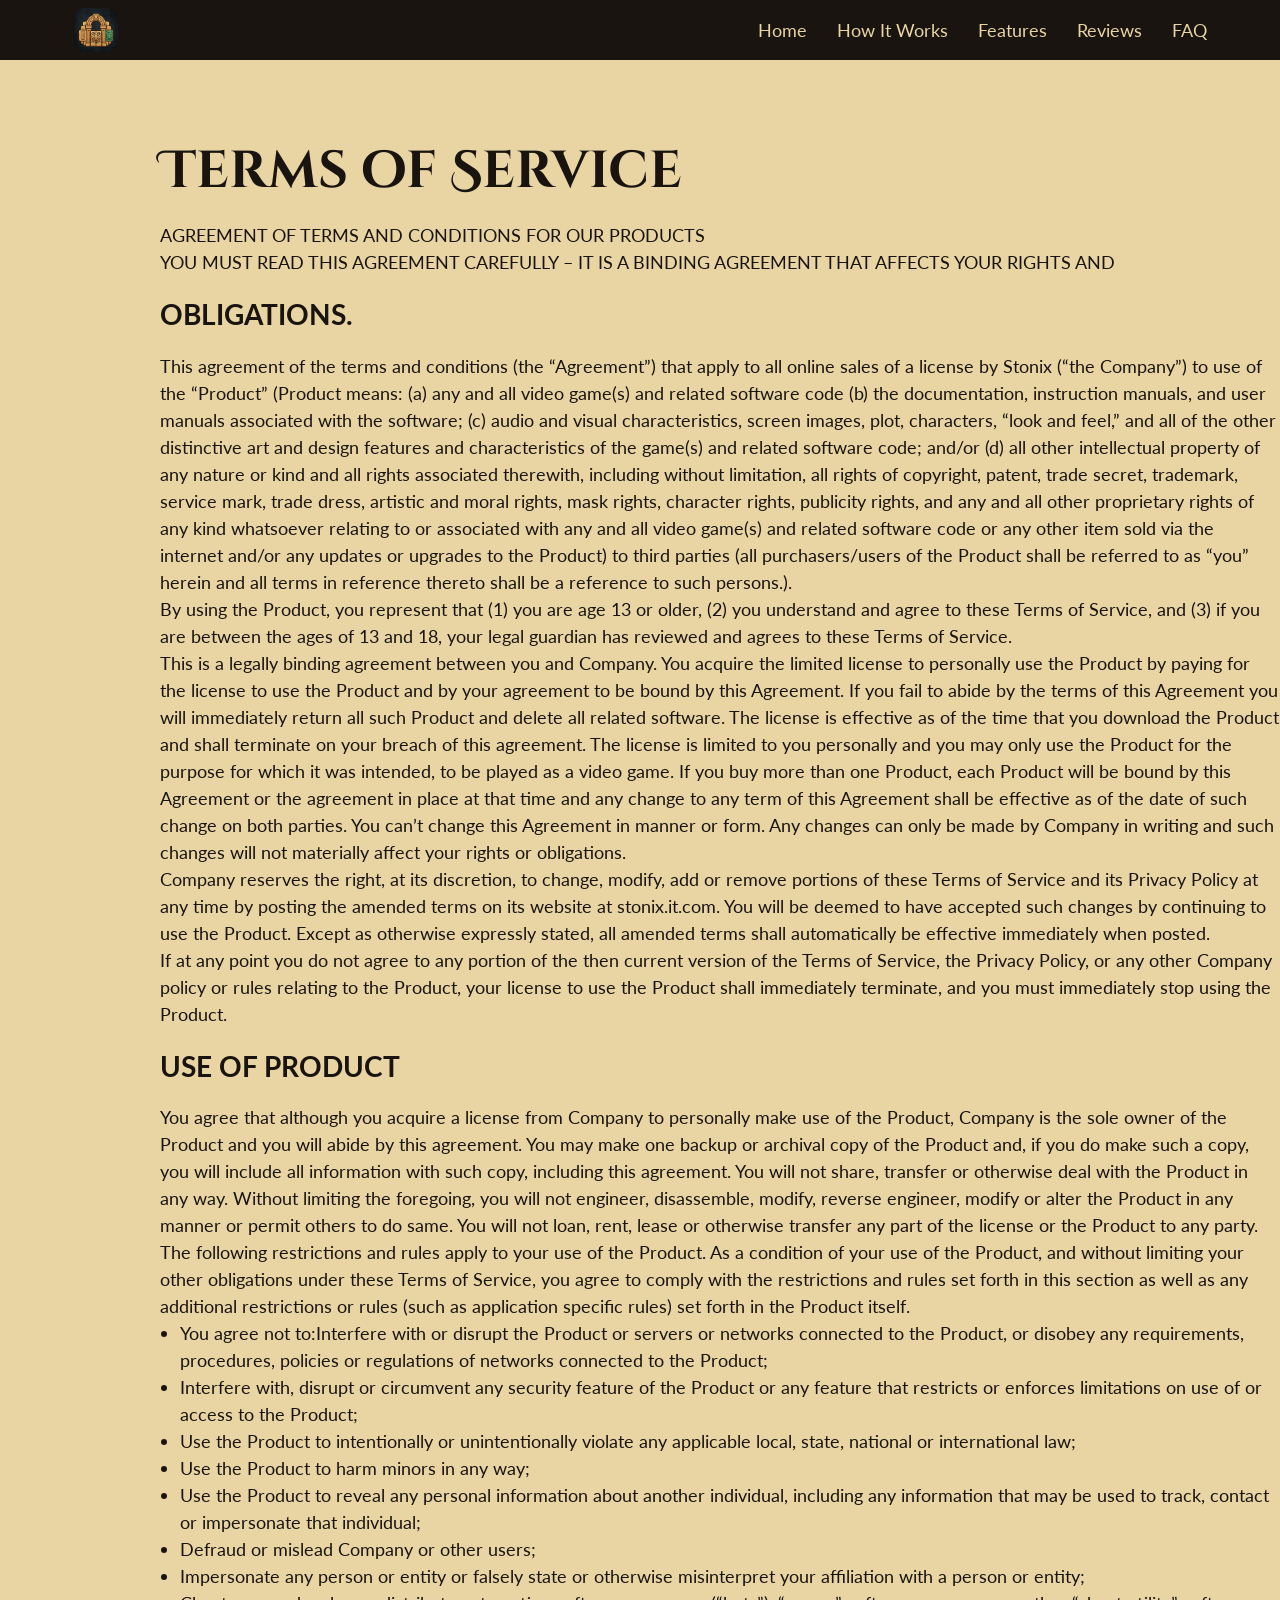
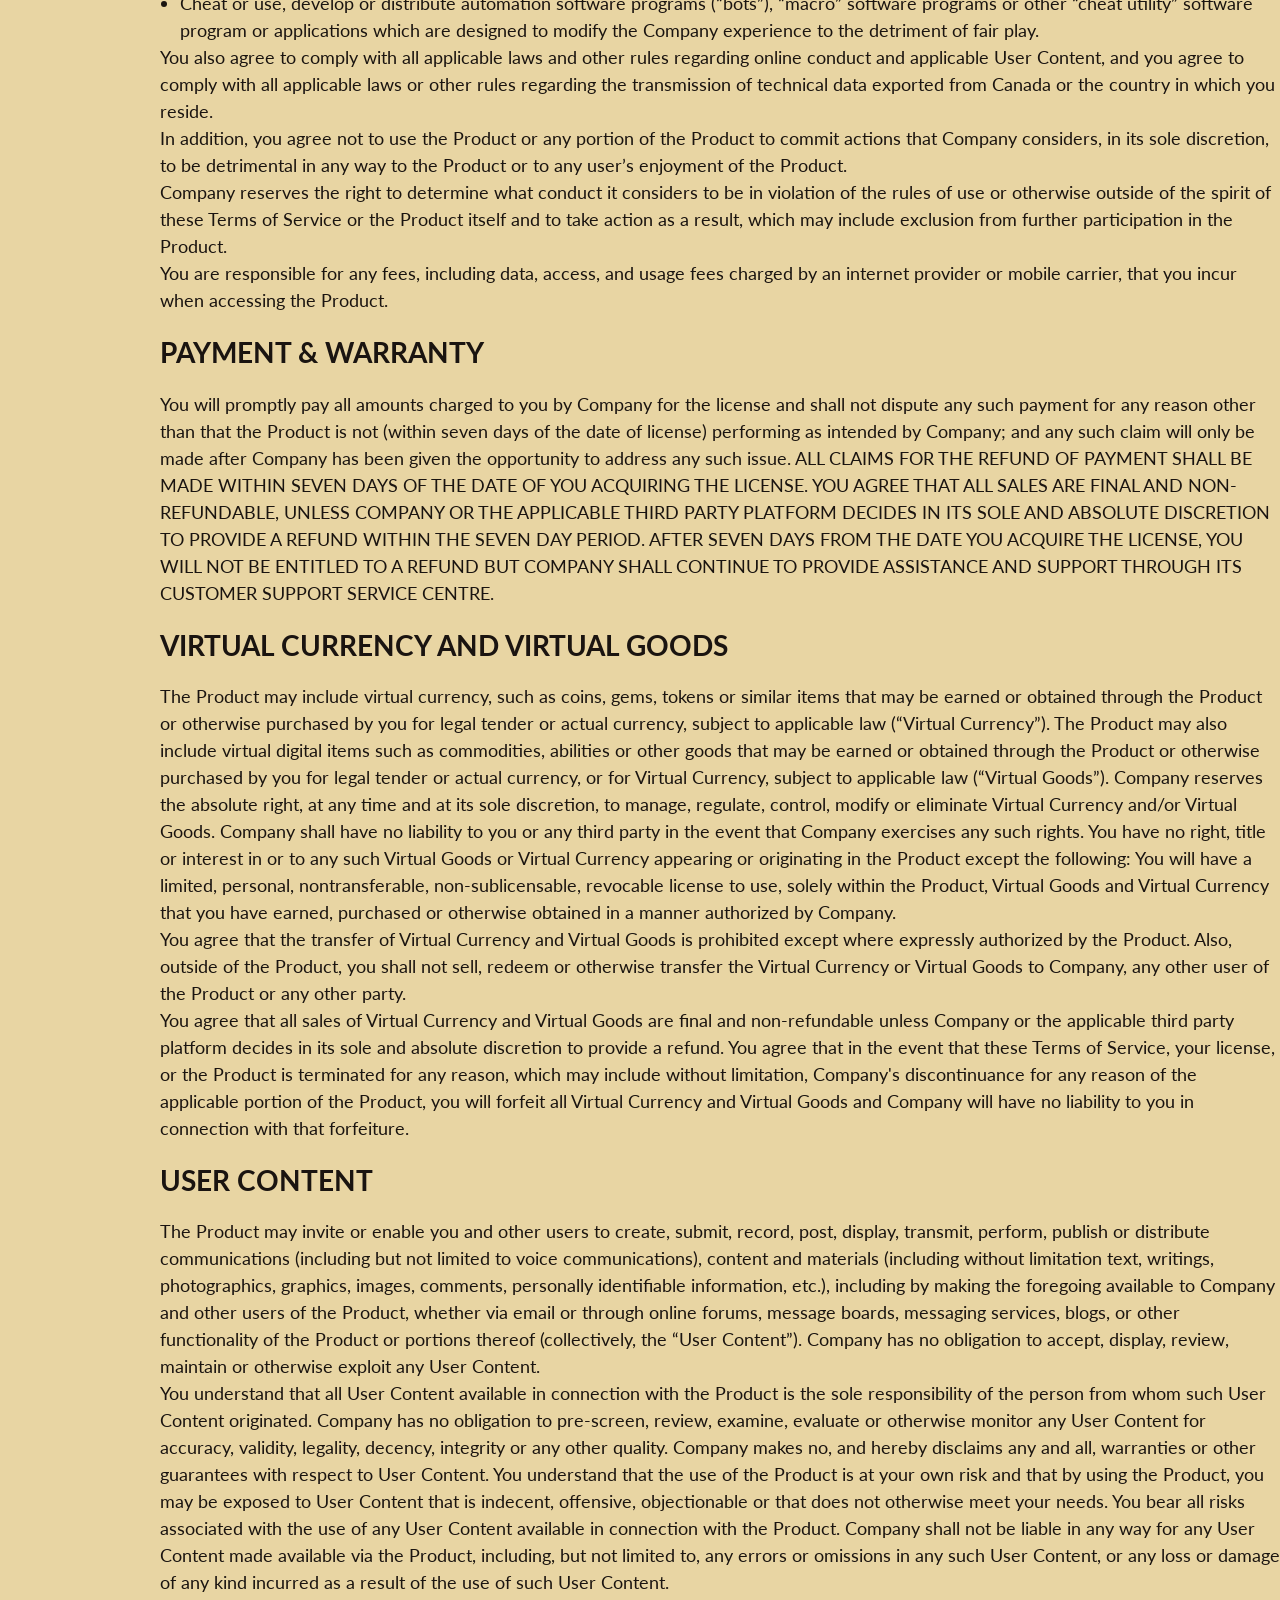
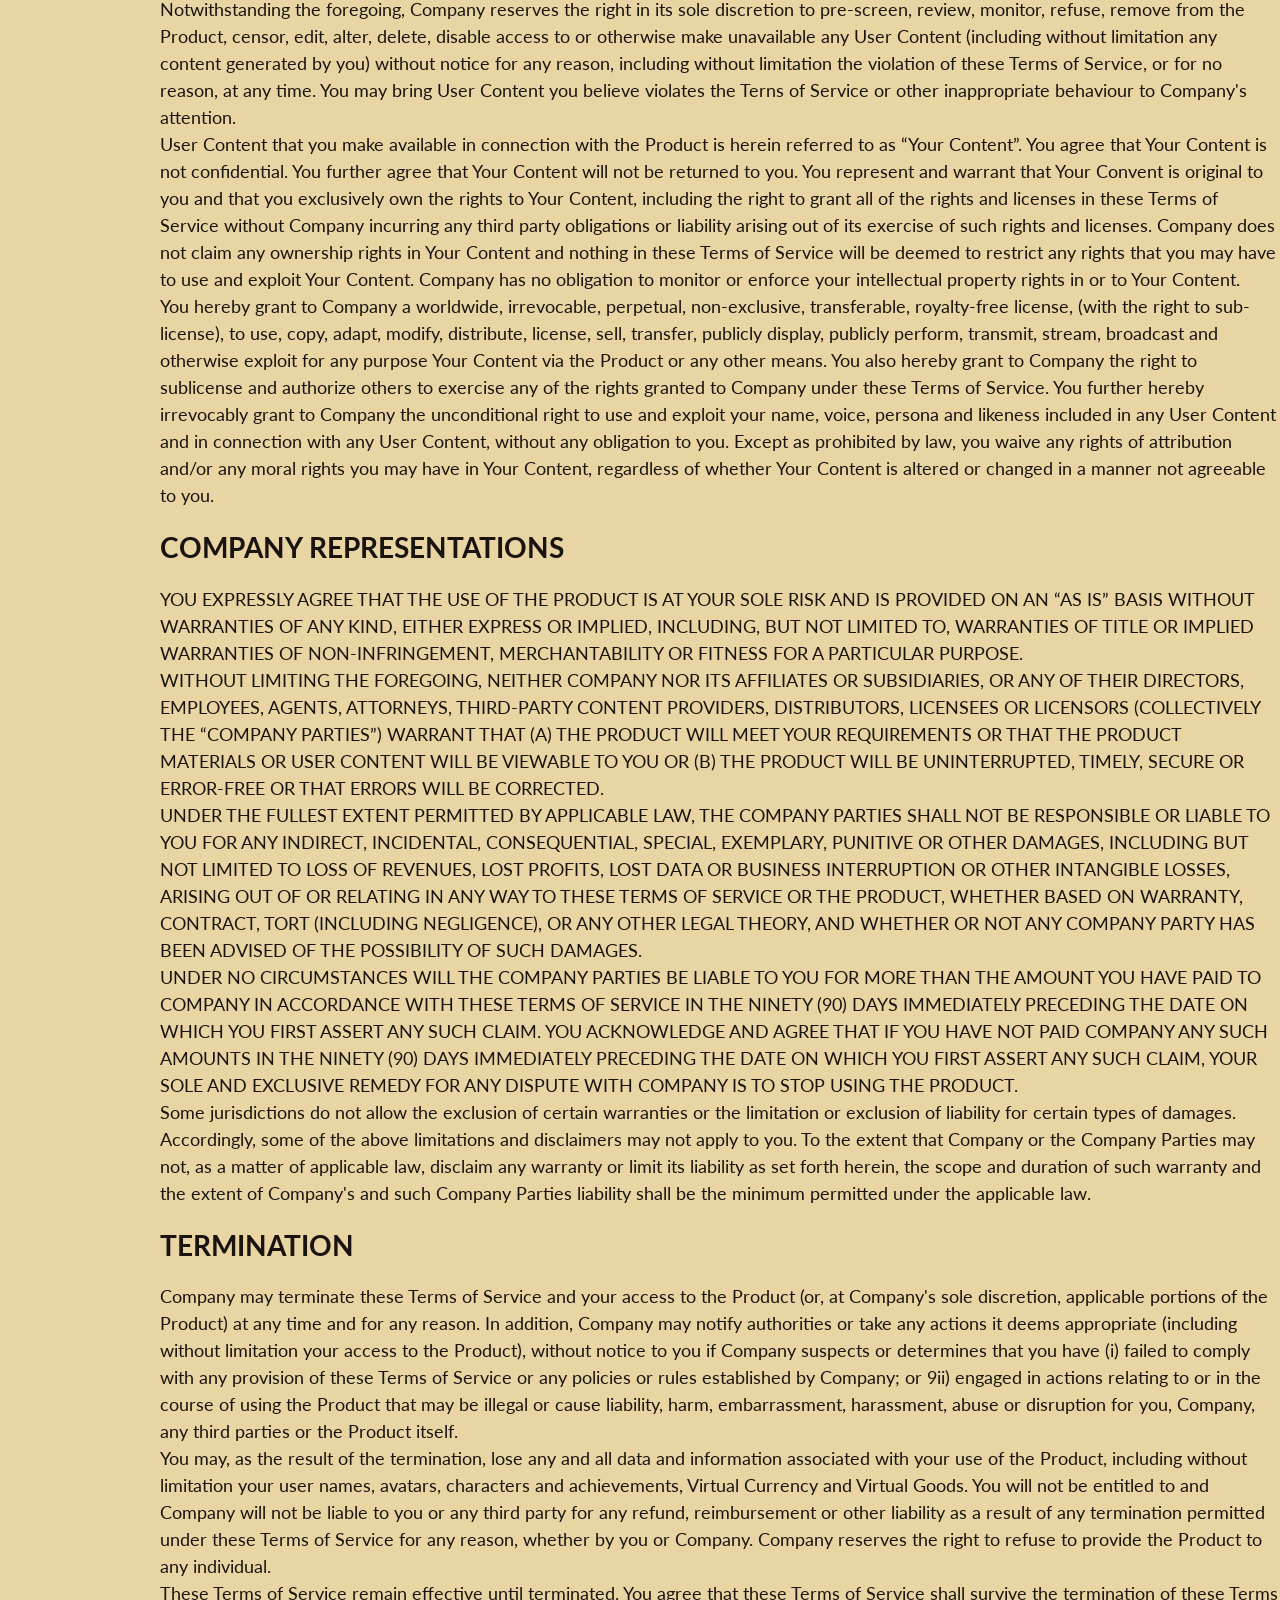
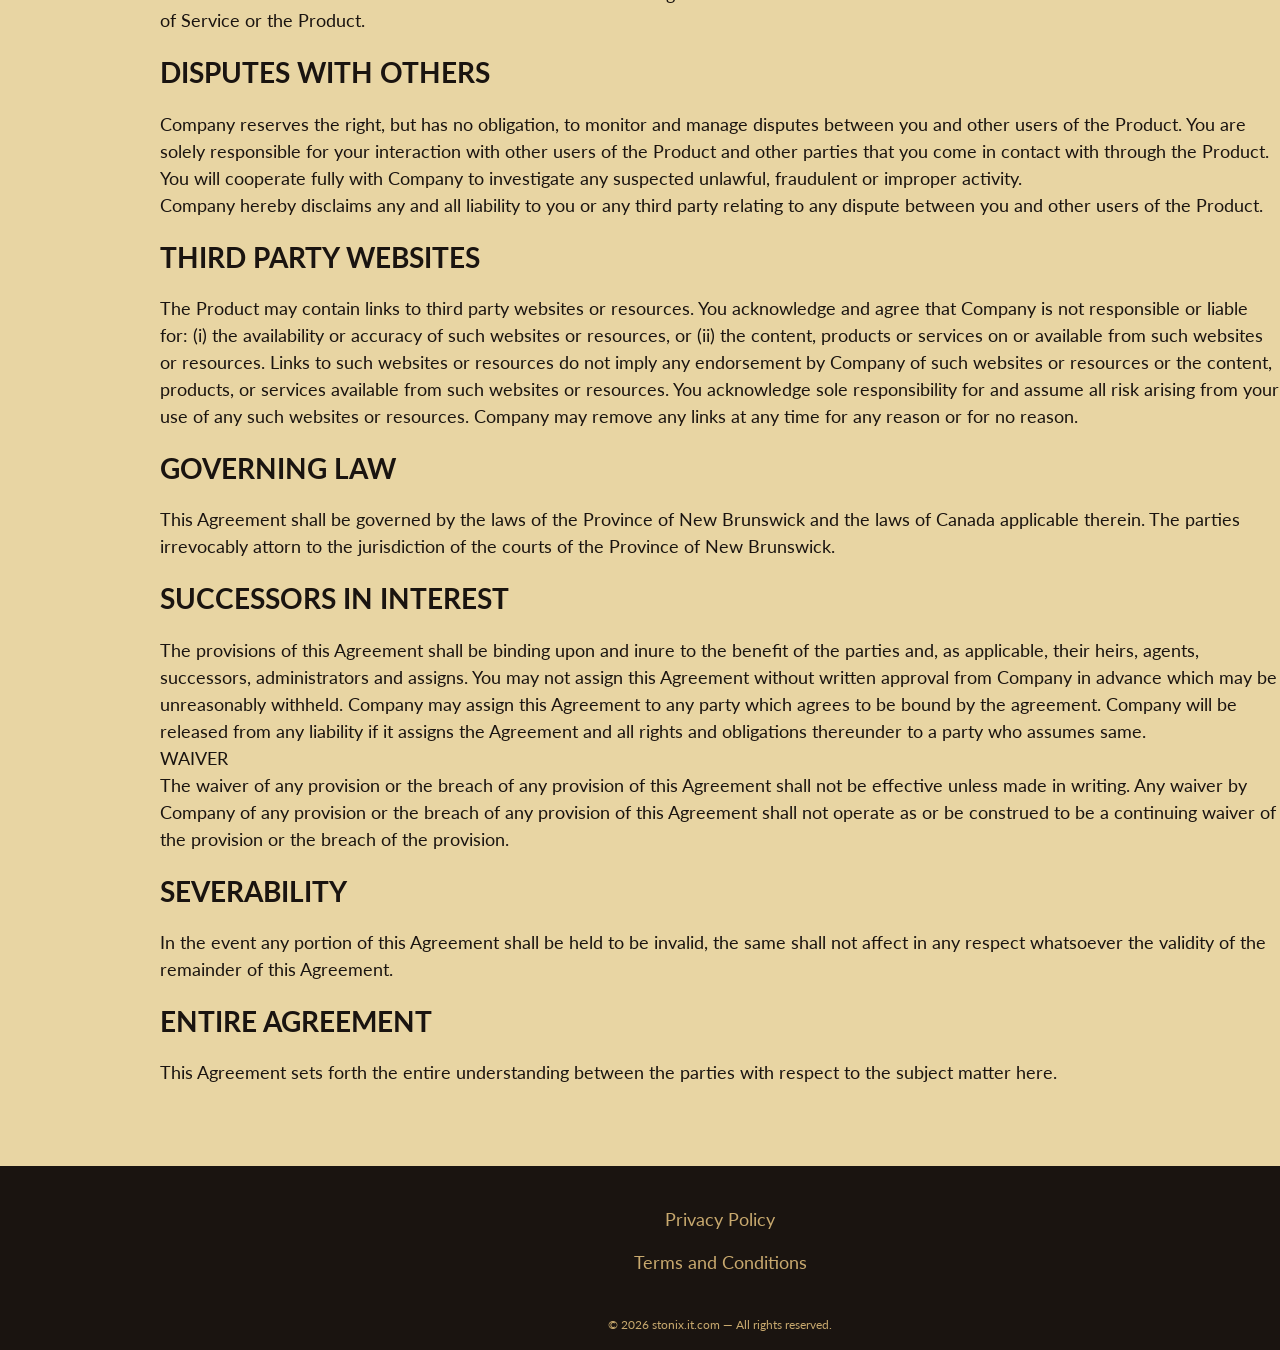
<file: terms.html>
<!doctype html>
<html lang="en">
  <head>
    <meta charset="UTF-8" />
    <meta name="viewport" content="width=device-width, initial-scale=1.0" />

    <title>Terms of Service</title>
    <link rel="icon" href="img/500x500.png" />

    <link rel="stylesheet" type="text/css" href="slick/slick.css" />
    <link rel="stylesheet" href="css/main.css" />
  </head>

  <body>
    <header class="p-l-header">
      <div class="p-l-header-background"></div>
      <nav class="p-l-navigation">
        <ul class="p-l-navigation-list">
          <li class="p-l-navigation-item">
            <a href="/">
              <img
                class="p-l-title-img p-l-navigation-img"
                alt="logo"
                src="img/500x500.png"
                style="width: 44px; height: 44px; border-radius: 10px"
              />
            </a>
          </li>
          <li class="p-l-navigation-item">
            <a href="/" class="p-l-navigation-link">Home</a>
          </li>
          <li class="p-l-navigation-item">
            <a href="/#why" class="p-l-navigation-link">How It Works</a>
          </li>
          <li class="p-l-navigation-item">
            <a href="/#about" class="p-l-navigation-link">Features</a>
          </li>

          <li class="p-l-navigation-item">
            <a href="/#reviews" class="p-l-navigation-link">Reviews</a>
          </li>
          <li class="p-l-navigation-item">
            <a href="/#faq" class="p-l-navigation-link">FAQ</a>
          </li>
        </ul>

        <div class="p-l-header-button-wrapper">
          <a href="/" class="p-l-policy-terms-header-icon-menu">
            <img
              href="/"
              class="p-l-title-img"
              alt="logo"
              src="img/500x500.png"
              style="width: 44px; height: 44px; border-radius: 10px"
            />
          </a>

          <button type="button" class="p-l-header-icon-button" data-menu-button>
            <svg
              class="p-l-header-icon p-l-header-icon-menu"
              width="64"
              height="64"
              viewBox="0 0 64 64"
              fill="none"
              xmlns="http://www.w3.org/2000/svg"
            >
              <path
                d="M44 40L20 40"
                stroke="#E8D5A3"
                stroke-width="2"
                stroke-linecap="round"
              />
              <path
                d="M44 32L20 32"
                stroke="#E8D5A3"
                stroke-width="2"
                stroke-linecap="round"
              />
              <path
                d="M44 24L20 24"
                stroke="#E8D5A3"
                stroke-width="2"
                stroke-linecap="round"
              />
            </svg>

            <svg
              class="p-l-header-icon p-l-header-icon-close"
              width="64"
              height="64"
              viewBox="0 0 64 64"
              fill="none"
              xmlns="http://www.w3.org/2000/svg"
            >
              <path
                d="M44 40L20 40"
                stroke="#E8D5A3"
                stroke-width="2"
                stroke-linecap="round"
              />
              <path
                d="M44 32L20 32"
                stroke="#E8D5A3"
                stroke-width="2"
                stroke-linecap="round"
              />
              <path
                d="M44 24L20 24"
                stroke="#E8D5A3"
                stroke-width="2"
                stroke-linecap="round"
              />
            </svg>
          </button>
        </div>
      </nav>
    </header>
    <main style="background: #e8d5a3">
      <section>
        <div class="p-l-policy-terms-container">
          <h1>Terms of Service</h1>

          <p>AGREEMENT OF TERMS AND CONDITIONS FOR OUR PRODUCTS</p>
          <p>
            YOU MUST READ THIS AGREEMENT CAREFULLY – IT IS A BINDING AGREEMENT
            THAT AFFECTS YOUR RIGHTS AND
          </p>
          <h2>OBLIGATIONS.</h2>
          <p>
            This agreement of the terms and conditions (the “Agreement”) that
            apply to all online sales of a license by
            <span class="name">Stonix</span> (“the Company”) to use of the
            “Product” (Product means: (a) any and all video game(s) and related
            software code (b) the documentation, instruction manuals, and user
            manuals associated with the software; (c) audio and visual
            characteristics, screen images, plot, characters, “look and feel,”
            and all of the other distinctive art and design features and
            characteristics of the game(s) and related software code; and/or (d)
            all other intellectual property of any nature or kind and all rights
            associated therewith, including without limitation, all rights of
            copyright, patent, trade secret, trademark, service mark, trade
            dress, artistic and moral rights, mask rights, character rights,
            publicity rights, and any and all other proprietary rights of any
            kind whatsoever relating to or associated with any and all video
            game(s) and related software code or any other item sold via the
            internet and/or any updates or upgrades to the Product) to third
            parties (all purchasers/users of the Product shall be referred to as
            “you” herein and all terms in reference thereto shall be a reference
            to such persons.).
          </p>
          <p>
            By using the Product, you represent that (1) you are age 13 or
            older, (2) you understand and agree to these Terms of Service, and
            (3) if you are between the ages of 13 and 18, your legal guardian
            has reviewed and agrees to these Terms of Service.
          </p>
          <p>
            This is a legally binding agreement between you and Company. You
            acquire the limited license to personally use the Product by paying
            for the license to use the Product and by your agreement to be bound
            by this Agreement. If you fail to abide by the terms of this
            Agreement you will immediately return all such Product and delete
            all related software. The license is effective as of the time that
            you download the Product and shall terminate on your breach of this
            agreement. The license is limited to you personally and you may only
            use the Product for the purpose for which it was intended, to be
            played as a video game. If you buy more than one Product, each
            Product will be bound by this Agreement or the agreement in place at
            that time and any change to any term of this Agreement shall be
            effective as of the date of such change on both parties. You can’t
            change this Agreement in manner or form. Any changes can only be
            made by Company in writing and such changes will not materially
            affect your rights or obligations.
          </p>
          <p>
            Company reserves the right, at its discretion, to change, modify,
            add or remove portions of these Terms of Service and its Privacy
            Policy at any time by posting the amended terms on its website at
            <span class="app-domain">stonix.it.com</span>. You will be deemed to
            have accepted such changes by continuing to use the Product. Except
            as otherwise expressly stated, all amended terms shall automatically
            be effective immediately when posted.
          </p>
          <p>
            If at any point you do not agree to any portion of the then current
            version of the Terms of Service, the Privacy Policy, or any other
            Company policy or rules relating to the Product, your license to use
            the Product shall immediately terminate, and you must immediately
            stop using the Product.
          </p>
          <h2>USE OF PRODUCT</h2>
          <p>
            You agree that although you acquire a license from Company to
            personally make use of the Product, Company is the sole owner of the
            Product and you will abide by this agreement. You may make one
            backup or archival copy of the Product and, if you do make such a
            copy, you will include all information with such copy, including
            this agreement. You will not share, transfer or otherwise deal with
            the Product in any way. Without limiting the foregoing, you will not
            engineer, disassemble, modify, reverse engineer, modify or alter the
            Product in any manner or permit others to do same. You will not
            loan, rent, lease or otherwise transfer any part of the license or
            the Product to any party.
          </p>
          <p>
            The following restrictions and rules apply to your use of the
            Product. As a condition of your use of the Product, and without
            limiting your other obligations under these Terms of Service, you
            agree to comply with the restrictions and rules set forth in this
            section as well as any additional restrictions or rules (such as
            application specific rules) set forth in the Product itself.
          </p>
          <ul>
            <li>
              You agree not to:Interfere with or disrupt the Product or servers
              or networks connected to the Product, or disobey any requirements,
              procedures, policies or regulations of networks connected to the
              Product;
            </li>
            <li>
              Interfere with, disrupt or circumvent any security feature of the
              Product or any feature that restricts or enforces limitations on
              use of or access to the Product;
            </li>
            <li>
              Use the Product to intentionally or unintentionally violate any
              applicable local, state, national or international law;
            </li>
            <li>Use the Product to harm minors in any way;</li>
            <li>
              Use the Product to reveal any personal information about another
              individual, including any information that may be used to track,
              contact or impersonate that individual;
            </li>
            <li>Defraud or mislead Company or other users;</li>
            <li>
              Impersonate any person or entity or falsely state or otherwise
              misinterpret your affiliation with a person or entity;
            </li>
            <li>
              Cheat or use, develop or distribute automation software programs
              (“bots”), “macro” software programs or other “cheat utility”
              software program or applications which are designed to modify the
              Company experience to the detriment of fair play.
            </li>
          </ul>
          <p>
            You also agree to comply with all applicable laws and other rules
            regarding online conduct and applicable User Content, and you agree
            to comply with all applicable laws or other rules regarding the
            transmission of technical data exported from Canada or the country
            in which you reside.
          </p>
          <p>
            In addition, you agree not to use the Product or any portion of the
            Product to commit actions that Company considers, in its sole
            discretion, to be detrimental in any way to the Product or to any
            user’s enjoyment of the Product.
          </p>
          <p>
            Company reserves the right to determine what conduct it considers to
            be in violation of the rules of use or otherwise outside of the
            spirit of these Terms of Service or the Product itself and to take
            action as a result, which may include exclusion from further
            participation in the Product.
          </p>
          <p>
            You are responsible for any fees, including data, access, and usage
            fees charged by an internet provider or mobile carrier, that you
            incur when accessing the Product.
          </p>
          <h2>PAYMENT &amp; WARRANTY</h2>
          <p>
            You will promptly pay all amounts charged to you by Company for the
            license and shall not dispute any such payment for any reason other
            than that the Product is not (within seven days of the date of
            license) performing as intended by Company; and any such claim will
            only be made after Company has been given the opportunity to address
            any such issue. ALL CLAIMS FOR THE REFUND OF PAYMENT SHALL BE MADE
            WITHIN SEVEN DAYS OF THE DATE OF YOU ACQUIRING THE LICENSE. YOU
            AGREE THAT ALL SALES ARE FINAL AND NON-REFUNDABLE, UNLESS COMPANY OR
            THE APPLICABLE THIRD PARTY PLATFORM DECIDES IN ITS SOLE AND ABSOLUTE
            DISCRETION TO PROVIDE A REFUND WITHIN THE SEVEN DAY PERIOD. AFTER
            SEVEN DAYS FROM THE DATE YOU ACQUIRE THE LICENSE, YOU WILL NOT BE
            ENTITLED TO A REFUND BUT COMPANY SHALL CONTINUE TO PROVIDE
            ASSISTANCE AND SUPPORT THROUGH ITS CUSTOMER SUPPORT SERVICE CENTRE.
          </p>
          <h2>VIRTUAL CURRENCY AND VIRTUAL GOODS</h2>
          <p>
            The Product may include virtual currency, such as coins, gems,
            tokens or similar items that may be earned or obtained through the
            Product or otherwise purchased by you for legal tender or actual
            currency, subject to applicable law (“Virtual Currency”). The
            Product may also include virtual digital items such as commodities,
            abilities or other goods that may be earned or obtained through the
            Product or otherwise purchased by you for legal tender or actual
            currency, or for Virtual Currency, subject to applicable law
            (“Virtual Goods”). Company reserves the absolute right, at any time
            and at its sole discretion, to manage, regulate, control, modify or
            eliminate Virtual Currency and/or Virtual Goods. Company shall have
            no liability to you or any third party in the event that Company
            exercises any such rights. You have no right, title or interest in
            or to any such Virtual Goods or Virtual Currency appearing or
            originating in the Product except the following: You will have a
            limited, personal, nontransferable, non-sublicensable, revocable
            license to use, solely within the Product, Virtual Goods and Virtual
            Currency that you have earned, purchased or otherwise obtained in a
            manner authorized by Company.
          </p>
          <p>
            You agree that the transfer of Virtual Currency and Virtual Goods is
            prohibited except where expressly authorized by the Product. Also,
            outside of the Product, you shall not sell, redeem or otherwise
            transfer the Virtual Currency or Virtual Goods to Company, any other
            user of the Product or any other party.
          </p>
          <p>
            You agree that all sales of Virtual Currency and Virtual Goods are
            final and non-refundable unless Company or the applicable third
            party platform decides in its sole and absolute discretion to
            provide a refund. You agree that in the event that these Terms of
            Service, your license, or the Product is terminated for any reason,
            which may include without limitation, Company's discontinuance for
            any reason of the applicable portion of the Product, you will
            forfeit all Virtual Currency and Virtual Goods and Company will have
            no liability to you in connection with that forfeiture.
          </p>
          <h2>USER CONTENT</h2>
          <p>
            The Product may invite or enable you and other users to create,
            submit, record, post, display, transmit, perform, publish or
            distribute communications (including but not limited to voice
            communications), content and materials (including without limitation
            text, writings, photographics, graphics, images, comments,
            personally identifiable information, etc.), including by making the
            foregoing available to Company and other users of the Product,
            whether via email or through online forums, message boards,
            messaging services, blogs, or other functionality of the Product or
            portions thereof (collectively, the “User Content”). Company has no
            obligation to accept, display, review, maintain or otherwise exploit
            any User Content.
          </p>
          <p>
            You understand that all User Content available in connection with
            the Product is the sole responsibility of the person from whom such
            User Content originated. Company has no obligation to pre-screen,
            review, examine, evaluate or otherwise monitor any User Content for
            accuracy, validity, legality, decency, integrity or any other
            quality. Company makes no, and hereby disclaims any and all,
            warranties or other guarantees with respect to User Content. You
            understand that the use of the Product is at your own risk and that
            by using the Product, you may be exposed to User Content that is
            indecent, offensive, objectionable or that does not otherwise meet
            your needs. You bear all risks associated with the use of any User
            Content available in connection with the Product. Company shall not
            be liable in any way for any User Content made available via the
            Product, including, but not limited to, any errors or omissions in
            any such User Content, or any loss or damage of any kind incurred as
            a result of the use of such User Content.
          </p>
          <p>
            Notwithstanding the foregoing, Company reserves the right in its
            sole discretion to pre-screen, review, monitor, refuse, remove from
            the Product, censor, edit, alter, delete, disable access to or
            otherwise make unavailable any User Content (including without
            limitation any content generated by you) without notice for any
            reason, including without limitation the violation of these Terms of
            Service, or for no reason, at any time. You may bring User Content
            you believe violates the Terns of Service or other inappropriate
            behaviour to Company's attention.
          </p>
          <p>
            User Content that you make available in connection with the Product
            is herein referred to as “Your Content”. You agree that Your Content
            is not confidential. You further agree that Your Content will not be
            returned to you. You represent and warrant that Your Convent is
            original to you and that you exclusively own the rights to Your
            Content, including the right to grant all of the rights and licenses
            in these Terms of Service without Company incurring any third party
            obligations or liability arising out of its exercise of such rights
            and licenses. Company does not claim any ownership rights in Your
            Content and nothing in these Terms of Service will be deemed to
            restrict any rights that you may have to use and exploit Your
            Content. Company has no obligation to monitor or enforce your
            intellectual property rights in or to Your Content.
          </p>
          <p>
            You hereby grant to Company a worldwide, irrevocable, perpetual,
            non-exclusive, transferable, royalty-free license, (with the right
            to sub-license), to use, copy, adapt, modify, distribute, license,
            sell, transfer, publicly display, publicly perform, transmit,
            stream, broadcast and otherwise exploit for any purpose Your Content
            via the Product or any other means. You also hereby grant to Company
            the right to sublicense and authorize others to exercise any of the
            rights granted to Company under these Terms of Service. You further
            hereby irrevocably grant to Company the unconditional right to use
            and exploit your name, voice, persona and likeness included in any
            User Content and in connection with any User Content, without any
            obligation to you. Except as prohibited by law, you waive any rights
            of attribution and/or any moral rights you may have in Your Content,
            regardless of whether Your Content is altered or changed in a manner
            not agreeable to you.
          </p>
          <h2>COMPANY REPRESENTATIONS</h2>
          <p>
            YOU EXPRESSLY AGREE THAT THE USE OF THE PRODUCT IS AT YOUR SOLE RISK
            AND IS PROVIDED ON AN “AS IS” BASIS WITHOUT WARRANTIES OF ANY KIND,
            EITHER EXPRESS OR IMPLIED, INCLUDING, BUT NOT LIMITED TO, WARRANTIES
            OF TITLE OR IMPLIED WARRANTIES OF NON-INFRINGEMENT, MERCHANTABILITY
            OR FITNESS FOR A PARTICULAR PURPOSE.
          </p>
          <p>
            WITHOUT LIMITING THE FOREGOING, NEITHER COMPANY NOR ITS AFFILIATES
            OR SUBSIDIARIES, OR ANY OF THEIR DIRECTORS, EMPLOYEES, AGENTS,
            ATTORNEYS, THIRD-PARTY CONTENT PROVIDERS, DISTRIBUTORS, LICENSEES OR
            LICENSORS (COLLECTIVELY THE “COMPANY PARTIES”) WARRANT THAT (A) THE
            PRODUCT WILL MEET YOUR REQUIREMENTS OR THAT THE PRODUCT MATERIALS OR
            USER CONTENT WILL BE VIEWABLE TO YOU OR (B) THE PRODUCT WILL BE
            UNINTERRUPTED, TIMELY, SECURE OR ERROR-FREE OR THAT ERRORS WILL BE
            CORRECTED.
          </p>
          <p>
            UNDER THE FULLEST EXTENT PERMITTED BY APPLICABLE LAW, THE COMPANY
            PARTIES SHALL NOT BE RESPONSIBLE OR LIABLE TO YOU FOR ANY INDIRECT,
            INCIDENTAL, CONSEQUENTIAL, SPECIAL, EXEMPLARY, PUNITIVE OR OTHER
            DAMAGES, INCLUDING BUT NOT LIMITED TO LOSS OF REVENUES, LOST
            PROFITS, LOST DATA OR BUSINESS INTERRUPTION OR OTHER INTANGIBLE
            LOSSES, ARISING OUT OF OR RELATING IN ANY WAY TO THESE TERMS OF
            SERVICE OR THE PRODUCT, WHETHER BASED ON WARRANTY, CONTRACT, TORT
            (INCLUDING NEGLIGENCE), OR ANY OTHER LEGAL THEORY, AND WHETHER OR
            NOT ANY COMPANY PARTY HAS BEEN ADVISED OF THE POSSIBILITY OF SUCH
            DAMAGES.
          </p>
          <p>
            UNDER NO CIRCUMSTANCES WILL THE COMPANY PARTIES BE LIABLE TO YOU FOR
            MORE THAN THE AMOUNT YOU HAVE PAID TO COMPANY IN ACCORDANCE WITH
            THESE TERMS OF SERVICE IN THE NINETY (90) DAYS IMMEDIATELY PRECEDING
            THE DATE ON WHICH YOU FIRST ASSERT ANY SUCH CLAIM. YOU ACKNOWLEDGE
            AND AGREE THAT IF YOU HAVE NOT PAID COMPANY ANY SUCH AMOUNTS IN THE
            NINETY (90) DAYS IMMEDIATELY PRECEDING THE DATE ON WHICH YOU FIRST
            ASSERT ANY SUCH CLAIM, YOUR SOLE AND EXCLUSIVE REMEDY FOR ANY
            DISPUTE WITH COMPANY IS TO STOP USING THE PRODUCT.
          </p>
          <p>
            Some jurisdictions do not allow the exclusion of certain warranties
            or the limitation or exclusion of liability for certain types of
            damages. Accordingly, some of the above limitations and disclaimers
            may not apply to you. To the extent that Company or the Company
            Parties may not, as a matter of applicable law, disclaim any
            warranty or limit its liability as set forth herein, the scope and
            duration of such warranty and the extent of Company's and such
            Company Parties liability shall be the minimum permitted under the
            applicable law.
          </p>
          <h2>TERMINATION</h2>
          <p>
            Company may terminate these Terms of Service and your access to the
            Product (or, at Company's sole discretion, applicable portions of
            the Product) at any time and for any reason. In addition, Company
            may notify authorities or take any actions it deems appropriate
            (including without limitation your access to the Product), without
            notice to you if Company suspects or determines that you have (i)
            failed to comply with any provision of these Terms of Service or any
            policies or rules established by Company; or 9ii) engaged in actions
            relating to or in the course of using the Product that may be
            illegal or cause liability, harm, embarrassment, harassment, abuse
            or disruption for you, Company, any third parties or the Product
            itself.
          </p>
          <p>
            You may, as the result of the termination, lose any and all data and
            information associated with your use of the Product, including
            without limitation your user names, avatars, characters and
            achievements, Virtual Currency and Virtual Goods. You will not be
            entitled to and Company will not be liable to you or any third party
            for any refund, reimbursement or other liability as a result of any
            termination permitted under these Terms of Service for any reason,
            whether by you or Company. Company reserves the right to refuse to
            provide the Product to any individual.
          </p>
          <p>
            These Terms of Service remain effective until terminated. You agree
            that these Terms of Service shall survive the termination of these
            Terms of Service or the Product.
          </p>
          <h2>DISPUTES WITH OTHERS</h2>
          <p>
            Company reserves the right, but has no obligation, to monitor and
            manage disputes between you and other users of the Product. You are
            solely responsible for your interaction with other users of the
            Product and other parties that you come in contact with through the
            Product. You will cooperate fully with Company to investigate any
            suspected unlawful, fraudulent or improper activity.<br />Company
            hereby disclaims any and all liability to you or any third party
            relating to any dispute between you and other users of the Product.
          </p>
          <h2>THIRD PARTY WEBSITES</h2>
          <p>
            The Product may contain links to third party websites or resources.
            You acknowledge and agree that Company is not responsible or liable
            for: (i) the availability or accuracy of such websites or resources,
            or (ii) the content, products or services on or available from such
            websites or resources. Links to such websites or resources do not
            imply any endorsement by Company of such websites or resources or
            the content, products, or services available from such websites or
            resources. You acknowledge sole responsibility for and assume all
            risk arising from your use of any such websites or resources.
            Company may remove any links at any time for any reason or for no
            reason.
          </p>
          <h2>GOVERNING LAW</h2>
          <p>
            This Agreement shall be governed by the laws of the Province of New
            Brunswick and the laws of Canada applicable therein. The parties
            irrevocably attorn to the jurisdiction of the courts of the Province
            of New Brunswick.
          </p>
          <h2>SUCCESSORS IN INTEREST</h2>
          <p>
            The provisions of this Agreement shall be binding upon and inure to
            the benefit of the parties and, as applicable, their heirs, agents,
            successors, administrators and assigns. You may not assign this
            Agreement without written approval from Company in advance which may
            be unreasonably withheld. Company may assign this Agreement to any
            party which agrees to be bound by the agreement. Company will be
            released from any liability if it assigns the Agreement and all
            rights and obligations thereunder to a party who assumes same.<br />WAIVER
          </p>
          <p>
            The waiver of any provision or the breach of any provision of this
            Agreement shall not be effective unless made in writing. Any waiver
            by Company of any provision or the breach of any provision of this
            Agreement shall not operate as or be construed to be a continuing
            waiver of the provision or the breach of the provision.
          </p>
          <h2>SEVERABILITY</h2>
          <p>
            In the event any portion of this Agreement shall be held to be
            invalid, the same shall not affect in any respect whatsoever the
            validity of the remainder of this Agreement.
          </p>
          <h2>ENTIRE AGREEMENT</h2>
          <p>
            This Agreement sets forth the entire understanding between the
            parties with respect to the subject matter here.
          </p>
        </div>
      </section>
    </main>
    <footer class="p-l-footer" style="margin: auto; background: #1a1410">
      <div class="p-l-footer-container">
        <div class="p-l-footer-wrapper">
          <a class="p-l-footer-text" href="/policy.html">Privacy Policy</a>
          <a class="p-l-footer-text" href="/terms.html"
            >Terms and Conditions
          </a>
        </div>
        <p class="p-l-footer-copyright">
          © 2026 stonix.it.com — All rights reserved.
        </p>
      </div>
    </footer>
    <script src="js/mobile-menu.js"></script>
  </body>
</html>
</file>
<file: css/main.css>
@import url("https://fonts.googleapis.com/css2?family=Cinzel+Decorative:wght@400;700;900&family=Lato:ital,wght@0,100;0,300;0,400;0,700;0,900;1,100;1,300;1,400;1,700;1,900&display=swap");

*,
*::before,
*::after {
  box-sizing: border-box;
}
html {
  scroll-behavior: smooth;
}

body {
  margin: 0;
  background: #2c1f0e;

  color: #e8d5a3;
}

h1,
h2,
h3,
h4,
h5,
h6,
p {
  margin: 0;
}

ul,
ol {
  margin: 0;
  padding: 0;
  list-style: none;
}
dl,
dt,
dd {
  margin: 0;
  padding: 0;
}
img {
  display: block;
  height: auto;
}
figure {
  margin: 0;
  padding: 0;
  border: 0;
}
.list {
  list-style: none;
}

button,
a {
  cursor: pointer;
}

.button:hover {
  scale: 120%;
}

.p-l-header.is-open .p-l-header-background {
  left: 0;
}
.p-l-header-button-wrapper {
  margin-left: auto;
}
.p-l-header-icon {
  display: none;
}

.p-l-header-icon-button {
  display: -webkit-box;
  display: -ms-flexbox;
  display: flex;
  background-color: transparent;
  border: none;
  border-radius: 50%;
}
.p-l-navigation-list.is-open {
  right: 0;
}
.p-l-header-icon-menu {
  display: block;
}

.p-l-header-icon-button.is-open .p-l-header-icon-menu {
  display: none;
}

.p-l-header-icon-button.is-open .p-l-header-icon-close {
  display: block;
}

.p-l-header {
  position: fixed;
  width: 100%;
  z-index: 5;
  transition: background-color 0.3s ease;
  background: transparent;
  display: flex;
  height: 80px;
  background: #1a1410;
}

.p-l-header-background {
  position: absolute;
  top: 0;
  right: 0;
  bottom: 0;
  left: 100%;
  z-index: -1;
  transition: left 0.3s ease;
  background: #1a1410;
}
.p-l-header.is-open .p-l-header-background {
  left: 0;
}
.p-l-header-button-wrapper {
  margin-right: auto;
  display: flex;
  align-items: center;
  justify-content: space-between;
}

.p-l-header-icon-menu {
  display: block;
}

.p-l-header-icon-button.is-open .p-l-header-icon-menu {
  display: none;
}

.p-l-header-icon-button.is-open .p-l-header-icon-close {
  display: block;
}

.p-l-navigation {
  display: -ms-flexbox;
  -webkit-box-orient: vertical;
  -webkit-box-direction: normal;
  -ms-flex-direction: column;
  flex-direction: column;
  -webkit-box-align: center;
  -ms-flex-align: center;
  align-items: center;
  -webkit-box-flex: 1;
  -ms-flex: 1;
  flex: 1;
  padding: 8px 16px;
  position: relative;
}

.p-l-navigation-list {
  display: flex;
  flex-direction: column;
  align-items: center;
  position: absolute;
  top: 100%;
  right: -100%;
  width: 100%;
  height: auto;
  transition: 0.3s;
  z-index: 999;

  border-radius: 16px;

  padding-top: 16px;
  padding-bottom: 60px;

  gap: 28px;
  background: #1a1410;
}

.p-l-navigation-list.is-open {
  right: 0;
}

.p-l-navigation-link {
  transition: all 0.3s ease-in-out;
  text-decoration: none;
  color: #e8d5a3;
  font-family: Lato;
  font-weight: 700;
  font-style: Bold;
  font-size: 24px;
  leading-trim: NONE;
  line-height: 130%;
  letter-spacing: 0%;
}

.p-l-navigation-link:hover,
.p-l-navigatioт-link:focus {
  color: #c8a96e;
}

.p-l-header.is-open {
  background-color: transparent;
}

.p-l-navigation-img {
  display: none;
}

@media screen and (min-width: 1204px) {
  .p-l-navigation-img {
    display: block;
    margin-right: 610px;
  }
  .p-l-policy-terms-header-icon-menu {
    display: none;
  }
  .p-l-header-button-wrapper {
    display: none;
  }
  .p-l-header {
    width: 100%;
    height: 60px;
    padding: 0;
    display: flex;
    align-items: center;
    justify-content: center;
    z-index: 1000;
  }

  .p-l-header-icon-button {
    display: none;
  }
  .p-l-navigation {
    display: flex;
    flex-direction: row;
    flex: 1;
    padding: 0;
    width: 1440px;
    padding: 0 0px;
    margin: auto;
  }

  .p-l-navigation-list {
    background-color: transparent;
    flex-direction: row;
    display: flex;
    position: static;
    width: 1440px;
    margin: auto;
    padding-block: 0;
    flex: 1;
    gap: 30px;
    height: 0px;
    display: flex;
    justify-content: center;
    align-items: center;
    justify-content: center;
    padding: 0;
  }

  .p-l-navigation-link {
    font-family: Lato;
    font-weight: 400;
    font-style: Regular;
    font-size: 18px;
    leading-trim: NONE;
    line-height: 150%;
    letter-spacing: 0%;
  }

  .p-l-navigation-item-desk {
    display: none;
  }
}
.p-l-home {
  width: 375px;
  height: 812px;
  background-repeat: no-repeat;
  background-size: cover;
  background-position: top;
  background-image: url("/img/Hero.png");

  margin: auto;
}
.p-l-home-container {
  width: 375px;
  padding: 100px 16px 0px;
  margin: auto;
}
.p-l-home-title {
  font-family: Cinzel Decorative;
  font-weight: 700;
  font-style: Bold;
  font-size: 70px;
  leading-trim: NONE;
  line-height: 120%;
  letter-spacing: 0%;
}
.p-l-home-text {
  font-family: Lato;
  font-weight: 700;
  font-style: Bold;
  font-size: 24px;
  leading-trim: NONE;
  line-height: 130%;
  letter-spacing: 0%;

  padding: 24px 0 8px;
}
.p-l-home-text-two {
  font-family: Lato;
  font-weight: 400;
  font-style: Regular;
  font-size: 16px;
  leading-trim: NONE;
  line-height: 150%;
  letter-spacing: 0%;
}
@media screen and (min-width: 1204px) {
  .p-l-home {
    width: auto;
    height: 759px;
    background-image: url("/img/Hero\ \(1\).png");

    margin: auto;
  }
  .p-l-home-container {
    width: 1440px;
    padding: 120px 736px 0px 160px;
    margin: auto;
  }

  .p-l-home-title {
    font-family: Cinzel Decorative;
    font-weight: 700;
    font-style: Bold;
    font-size: 128px;
    leading-trim: NONE;
    line-height: 120%;
    letter-spacing: 0%;
  }

  .p-l-home-text {
    font-family: Lato;
    font-weight: 700;
    font-style: Bold;
    font-size: 28px;
    leading-trim: NONE;
    line-height: 130%;
    letter-spacing: 0%;

    padding: 36px 0px 16px;
  }
  .p-l-home-text-two {
    font-family: Lato;
    font-weight: 400;
    font-style: Regular;
    font-size: 18px;
    leading-trim: NONE;
    line-height: 150%;
    letter-spacing: 0%;
  }
}

.p-l-about-container {
  width: 375px;
  height: 1170px;
  background-repeat: no-repeat;
  background-size: cover;
  background-position: top;
  background-image: url("/img/Features.png");
  padding: 60px 16px 0px;
  margin: auto;
}
.p-l-about-title {
  font-family: Cinzel Decorative;
  font-weight: 700;
  font-style: Bold;
  font-size: 40px;
  leading-trim: NONE;
  line-height: 120%;
  letter-spacing: 0%;
  text-align: center;
}
.p-l-about-list {
  display: flex;
  flex-direction: column;
  gap: 24px;
  padding-top: 48px;
}
.p-l-about-list-two {
  padding-top: 255px;
}
.p-l-about-text {
  font-family: Lato;
  font-weight: 600;
  font-style: SemiBold;
  font-size: 18px;
  leading-trim: NONE;
  line-height: 150%;
  letter-spacing: 0%;
  text-align: center;
  color: #c8a96e;
}

.p-l-about-text-bold {
  font-family: Lato;
  font-weight: 400;
  font-style: Regular;
  font-size: 16px;
  leading-trim: NONE;
  line-height: 150%;
  letter-spacing: 0%;
  text-align: center;

  padding-top: 8px;
}

@media screen and (min-width: 1204px) {
  .p-l-about-container {
    width: 1440px;
    height: 926px;
    padding: 80px 160px;
    background-image: url("/img/Features\ \(1\).png");
  }
  .p-l-about-title {
    font-family: Cinzel Decorative;
    font-weight: 700;
    font-style: Bold;
    font-size: 52px;
    leading-trim: NONE;
    line-height: 120%;
    letter-spacing: 0%;
  }
  .p-l-about-list {
    display: flex;
    flex-direction: column;
    gap: 24px;
    padding-top: 85px;
    width: 536px;
  }
  .p-l-about-list-two {
    padding-top: 87px;
    margin-left: auto;
  }
  .p-l-about-text {
    font-family: Lato;
    font-weight: 600;
    font-style: SemiBold;
    font-size: 20px;
    leading-trim: NONE;
    line-height: 150%;
    letter-spacing: 0%;
    text-align: left;
  }

  .p-l-about-text-bold {
    font-family: Lato;
    font-weight: 400;
    font-style: Regular;
    font-size: 18px;
    leading-trim: NONE;
    line-height: 150%;
    letter-spacing: 0%;
    text-align: left;
  }
}

.p-l-why-container {
  width: 375px;
  margin: auto;

  padding: 60px 16px;
}
.p-l-why-list {
  padding-top: 48px;
  display: flex;
  flex-direction: column;
  gap: 32px;
}
.p-l-why-item {
  display: flex;
  flex-direction: column;
  gap: 8px;
}

.p-l-why-text-bold {
  width: 343px;
  height: 191.44186401367188px;

  border-radius: 4px;
}
.p-l-why-text {
  color: #c8a96e;
  font-family: Lato;
  font-weight: 700;
  font-style: Bold;
  font-size: 24px;
  leading-trim: NONE;
  line-height: 130%;
  letter-spacing: 0%;
  text-align: center;
}
.p-l-why-text-two {
  font-family: Lato;
  font-weight: 400;
  font-style: Regular;
  font-size: 16px;
  leading-trim: NONE;
  line-height: 150%;
  letter-spacing: 0%;
  text-align: center;
}

@media screen and (min-width: 1204px) {
  .p-l-why-container {
    width: 1440px;

    padding: 80px 160px;
  }
  .p-l-why-list {
    padding-top: 64px;
    flex-direction: row;
  }

  .p-l-why-text {
    font-family: Lato;
    font-weight: 700;
    font-style: Bold;
    font-size: 28px;
    leading-trim: NONE;
    line-height: 130%;
    letter-spacing: 0%;
    text-align: center;
  }
  .p-l-why-text-bold {
    width: 352px;
    height: 196px;
  }
  .p-l-why-text-two {
    font-family: Lato;
    font-weight: 400;
    font-style: Regular;
    font-size: 18px;
    leading-trim: NONE;
    line-height: 150%;
    letter-spacing: 0%;
    text-align: center;

    width: 340px;
    margin: auto;
  }
}

.p-l-reviews-container {
  margin: auto;
  padding: 60px 16px;
  width: 375px;
}
.p-l-reviews-list {
  padding-top: 48px;
}

.p-l-reviews-item {
  margin: 0 8px auto;
  border: 1px solid #7b4f2e;
  width: 300px;
  background: #1a1410;

  padding: 16px;

  border-radius: 4px;
}

.p-l-reviews-img {
  height: 18px;
}
.p-l-reviews-text-bold {
  font-family: Lato;
  font-weight: 400;
  font-style: Regular;
  font-size: 16px;
  leading-trim: NONE;
  line-height: 150%;
  letter-spacing: 0%;

  padding: 8px 0;
}

.p-l-reviews-text {
  font-family: Lato;
  font-weight: 600;
  font-style: SemiBold;
  font-size: 18px;
  leading-trim: NONE;
  line-height: 150%;
  letter-spacing: 0%;
  text-align: right;

  color: #c8a96e;
}

@media screen and (min-width: 1204px) {
  .p-l-reviews-container {
    margin: auto;
    padding: 80px 160px;
    width: 1440px;
  }
  .p-l-reviews-list {
    padding-top: 64px;
  }

  .p-l-reviews-item {
    margin: 0 16px auto;
    width: 352px;
  }

  .p-l-reviews-text-bold {
    font-family: Lato;
    font-weight: 400;
    font-style: Regular;
    font-size: 18px;
    leading-trim: NONE;
    line-height: 150%;
    letter-spacing: 0%;
  }

  .p-l-reviews-text {
    font-family: Lato;
    font-weight: 600;
    font-style: SemiBold;
    font-size: 20px;
    leading-trim: NONE;
    line-height: 150%;
    letter-spacing: 0%;
    text-align: right;
  }
}

.p-l-faq-container {
  padding: 60px 16px;
  width: 375px;
  margin: auto;
}
.p-l-faq-list {
  padding-top: 48px;
  display: flex;
  flex-direction: column;
  gap: 16px;
}

.p-l-faq-item {
  padding-bottom: 16px;
  border-bottom: 1px solid#7B4F2E;
}

.p-l-faq-question {
  display: flex;
  align-items: start;
  justify-content: space-between;
  font-family: Lato;
  font-weight: 600;
  font-style: SemiBold;
  font-size: 18px;
  leading-trim: NONE;
  line-height: 150%;
  letter-spacing: 0%;
  color: #c8a96e;
}

.p-l-faq-answer {
  font-family: Lato;
  font-weight: 400;
  font-style: Regular;
  font-size: 16px;
  leading-trim: NONE;
  line-height: 150%;
  letter-spacing: 0%;
}
.p-l-toggle-button {
  background: none;
  border: none;
  cursor: pointer;
}

.p-l-toggle-button img {
  width: 28px;
  transition: transform 0.3s ease;
}
.p-l-faq-answer {
  max-height: 0;
  overflow: hidden;
  transition:
    max-height 0.4s ease,
    opacity 0.4s ease;
  opacity: 0;
}

.p-l-faq-answer.open {
  max-height: 200px;
  opacity: 1;
  padding-top: 8px;
}

.p-l-toggle-button img.rotated {
  transform: rotate(180deg);
}
@media screen and (min-width: 1204px) {
  .p-l-faq-container {
    padding: 80px 160px;
    width: 1440px;

    margin: auto;
  }
  .p-l-faq-list {
    padding-top: 64px;
  }

  .p-l-faq-question {
    font-family: Lato;
    font-weight: 600;
    font-style: SemiBold;
    font-size: 20px;
    leading-trim: NONE;
    line-height: 150%;
    letter-spacing: 0%;
  }

  .p-l-faq-answer {
    font-family: Lato;
    font-weight: 400;
    font-style: Regular;
    font-size: 18px;
    leading-trim: NONE;
    line-height: 150%;
    letter-spacing: 0%;
  }
}
.p-l-policy-terms-container {
  padding: 120px 16px 40px;
  width: 375px;
  margin: auto;
  color: #1a1410;
  font-family: Lato;
  font-weight: 400;
  font-style: Regular;
  font-size: 16px;
  leading-trim: NONE;
  line-height: 150%;
  letter-spacing: 0%;
}

.p-l-policy-terms-container h1 {
  margin-bottom: 20px;
  font-family: Cinzel Decorative;
  font-weight: 700;
  font-style: Bold;
  font-size: 40px;
  leading-trim: NONE;
  line-height: 120%;
  letter-spacing: 0%;
}
.p-l-policy-terms-container h2 {
  margin: 20px 0;
  font-family: Lato;
  font-weight: 700;
  font-style: Bold;
  font-size: 24px;
  leading-trim: NONE;
  line-height: 130%;
  letter-spacing: 0%;
}
.p-l-policy-terms-container h3 {
  margin: 20px 0 20px;
  font-family: Lato;
  font-weight: 600;
  font-style: SemiBold;
  font-size: 18px;
  leading-trim: NONE;
  line-height: 150%;
  letter-spacing: 0%;
}
.p-l-policy-terms-container ul {
  list-style-type: disc;
  margin-left: 20px;
}
.p-l-policy-terms-container a {
  text-decoration: none;
  color: #222222;
}

@media screen and (min-width: 1204px) {
  .p-l-policy-terms-container {
    padding: 140px 160px 80px;
    width: 1440px;
    font-family: Lato;
    font-weight: 400;
    font-style: Regular;
    font-size: 18px;
    leading-trim: NONE;
    line-height: 150%;
    letter-spacing: 0%;
  }
  .p-l-policy-terms-container h1 {
    font-family: Cinzel Decorative;
    font-weight: 700;
    font-style: Bold;
    font-size: 52px;
    leading-trim: NONE;
    line-height: 120%;
    letter-spacing: 0%;
  }
  .p-l-policy-terms-container h2 {
    font-family: Lato;
    font-weight: 700;
    font-style: Bold;
    font-size: 28px;
    leading-trim: NONE;
    line-height: 130%;
    letter-spacing: 0%;
  }
  .p-l-policy-terms-container h3 {
    font-family: Lato;
    font-weight: 700;
    font-style: Bold;
    font-size: 28px;
    leading-trim: NONE;
    line-height: 130%;
    letter-spacing: 0%;
  }
}

.p-l-footer-container {
  width: 375px;
  padding: 40px 16px 16px;
  margin: auto;
  display: flex;
  flex-direction: column;
  color: #c8a96e;
  gap: 40px;
}

.p-l-footer-wrapper {
  display: flex;
  flex-direction: column;
  gap: 16px;
}

.p-l-footer-text {
  text-decoration: none;
  color: inherit;
  font-family: Lato;
  font-weight: 400;
  font-style: Regular;
  font-size: 16px;
  leading-trim: NONE;
  line-height: 150%;
  letter-spacing: 0%;
  text-align: center;
}

.p-l-footer-copyright {
  font-family: Lato;
  font-weight: 400;
  font-style: Regular;
  font-size: 11px;
  leading-trim: NONE;
  line-height: 150%;
  letter-spacing: 0%;
  text-align: center;
}

@media screen and (min-width: 1204px) {
  .p-l-footer-container {
    width: 1440px;
    padding: 40px 160px 16px;
    gap: 40px;
  }

  .p-l-footer-text {
    font-family: Lato;
    font-weight: 400;
    font-style: Regular;
    font-size: 18px;
    leading-trim: NONE;
    line-height: 150%;
    letter-spacing: 0%;
    text-align: center;
  }

  .p-l-footer-copyright {
    font-family: Lato;
    font-weight: 400;
    font-style: Regular;
    font-size: 12px;
    leading-trim: NONE;
    line-height: 150%;
    letter-spacing: 0%;
    text-align: center;
  }
}
</file>
